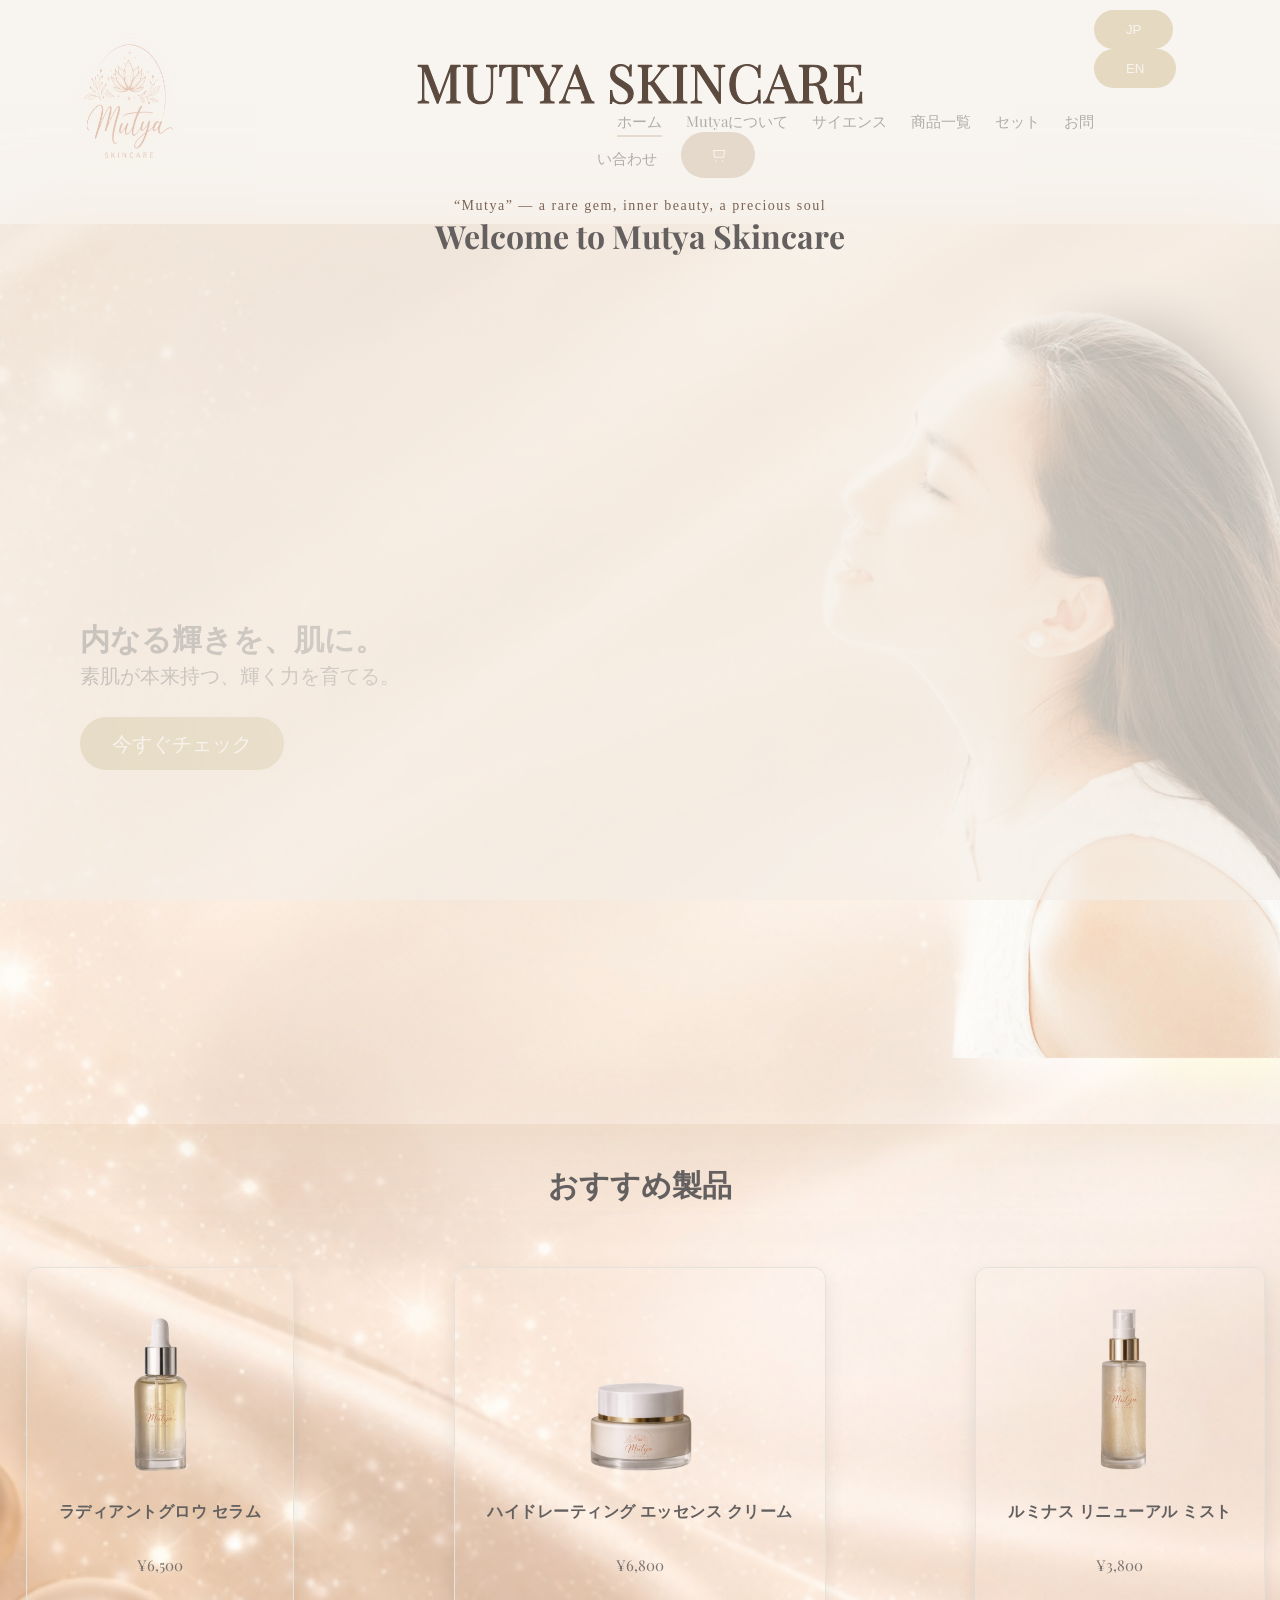
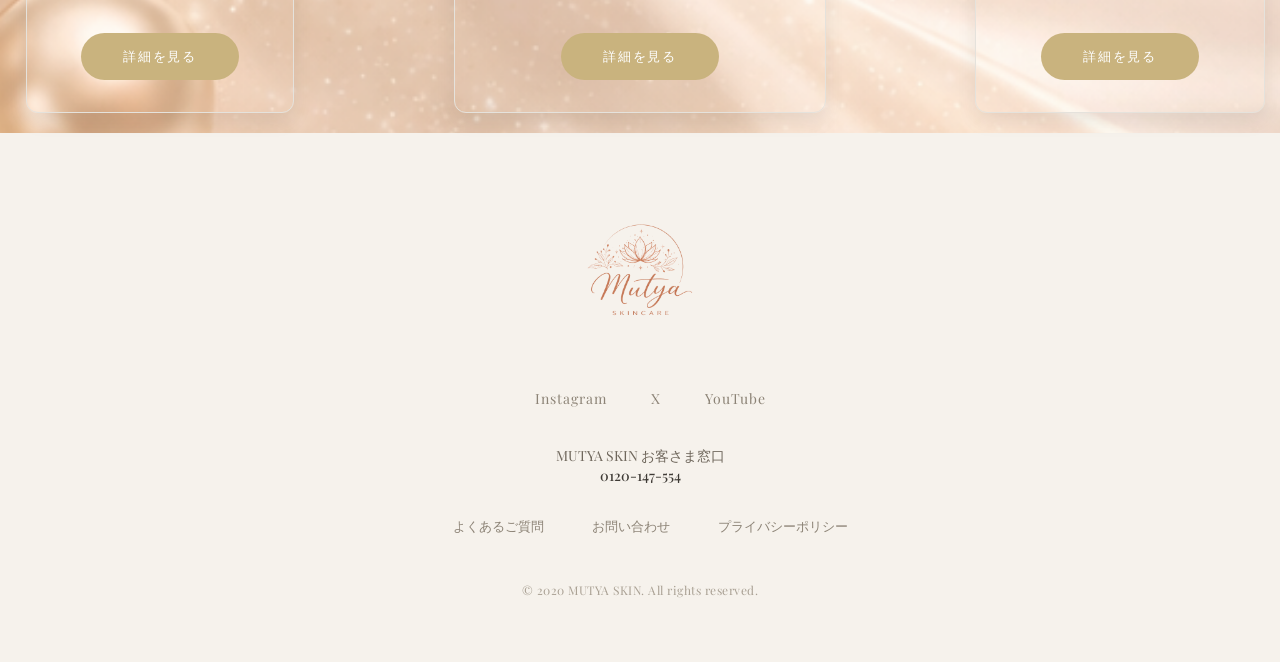
<file: index.html>
<!DOCTYPE html>
<html lang="ja">
  <head>
    <meta charset="UTF-8">
    <title>Glow, from within | MUTYA SKIN</title>
    <meta name="viewport" content="width=device-width, initial-scale=1.0">
    <!-- Google Fonts -->
    <link rel="preconnect" href="https://fonts.googleapis.com">
    <link rel="preconnect" href="https://fonts.gstatic.com" crossorigin>
    <link href="https://fonts.googleapis.com/css2?family=Noto+Serif+JP:wght@400;600&family=Playfair+Display:wght@400;600;700&display=swap" rel="stylesheet">
    <!-- CSS -->
    <link rel="stylesheet" href="css/mutya-base.css">
    <link rel="stylesheet" href="css/mutya-layout.css">
    <link rel="stylesheet" href="css/mutya-hero.css">
    <link rel="stylesheet" href="css/mutya-components.css">
    <link rel="stylesheet" href="css/mutya-pages.css">
    <link rel="stylesheet" href="css/mutya-loader.css">
    <link rel="stylesheet" href="css/mutya-responsive.css">
    <link rel="stylesheet" href="css/experience.css">
  </head>
  <body>

    <!-- Opener Start-->
    <div id="loader">
      <!-- VIDEO BACKGROUND -->
      <video class="pearl-video" autoplay muted loop playsinline>
        <source src="video/pearl-shimmer.mp4" type="video/mp4">
      </video>
      <!-- OVERLAY -->
      <div class="overlay"></div>
      <!-- LOGO + TEXT -->
      <div class="center">
        <!-- SVG LOGO -->
        <svg class="logo-svg" viewBox="0 0 900 320">
          <text x="50%" y="50%" text-anchor="middle"
            dominant-baseline="middle"
            class="svg-text">MUTYA SKINCARE</text>
        </svg>
      <!-- MEANING -->
        <p class="meaning">
          “Mutya” — a rare gem, inner beauty, a precious soul
        </p>
        <div id="content">
          <h1>Welcome to Mutya Skincare</h1>
        </div>  
      </div> 
    </div>
    <!-- opener end-->   
    <!-- header start -->
    <header class="header site-header">
      <div class="logo">
        <a href="index.html" aria-label="Back to Home">
          <img src="images/logo/clearmutyalogo.png" alt="Mutya Skin">
        </a>
</div>
            <button class="nav-toggle" type="button" aria-label="Open menu" aria-expanded="false">
        <span class="nav-toggle__bar"></span>
      </button>
<!-- Nav Main -->
      <nav aria-label="Main Navigation">
        <a href="index.html" class="nav-link active" data-ja="ホーム" data-en="Home">ホーム</a>
        <a href="about.html" class="nav-link" data-ja="Mutyaについて" data-en="About Us">Mutyaについて</a>
        <a href="science.html" class="nav-link" data-ja="サイエンス" data-en="Science">サイエンス</a>
        <a href="products.html" class="nav-link" data-ja="商品一覧" data-en="Products">商品一覧</a>
        <a href="sets.html" class="nav-link" data-ja="セット" data-en="Sets">セット</a>
        <a href="contact.html" class="nav-link" data-ja="お問い合わせ" data-en="Contact">お問い合わせ</a>
              <a href="checkout.html" class="btn btn-lux">
          <svg class="cart-svg" viewBox="0 0 24 24" fill="none">
            <path d="M6 6h15l-1.5 9h-12z" stroke="currentColor" stroke-width="1.4"/>
            <circle cx="9" cy="20" r="1" fill="currentColor"/>
            <circle cx="18" cy="20" r="1" fill="currentColor"/>
          </svg>
        </a>
      </nav>
      <!-- Languange Switch -->
        <div class="lang-switch">
          <button class="lang-btn" onclick="setLang('ja')">JP</button>
          <button class="lang-btn" onclick="setLang('en')">EN</button>
        </div>
    </header>
    
    <!-- display bg-image start -->
    <section class="hero01" style="background-image:url('images/pictures/clearlookingup.png')">
      <div class="hero-text hero-text--left">
        <h2 class="fade-up shimmer" data-ja="内なる輝きを、肌に。" data-en="GLOW, FROM WITHIN.">GLOW, FROM WITHIN.</h2>
        <p data-ja="素肌が本来持つ、輝く力を育てる。" data-en="Timeless skincare/ inspired by inner beauty, refined by science..">素肌が本来持つ、輝く力を育てる。</p><br>
        <a class="btn" href="products.html" data-ja="今すぐチェック" data-en="Shop Now">Shop Now</a>
      </div>
    </section>
    <!-- display bg-image end -->
    <!-- product display start -->
    <section class="section">
      <h2 class="fade-up shimmer" data-ja="おすすめ製品" data-en="FEATURED PRODUCTS"> おすすめ製品</h2>
      <div class="grid01">
        <div class="card">
          <img src="images/products/clearRadiant-Glow-Serum.png" alt="Radiant Glow Serum">
          <h3 class="fade-up shimmer" data-ja="ラディアントグロウ セラム" data-en="Radiant Glow Serum">Radiant Glow Serum<br>ラディアントグロウ セラム</h3>
          <p>¥6,500</p><br>
          <a class="btn" href="products.html" data-ja="詳細を見る" data-en="View Details">詳細を見る</a>
        </div>
        <div class="card">
          <img src="images/products/clearHydrating-Essence-Cream.png" alt="Hydrating Essence Cream">
          <h3 class="fade-up shimmer" data-ja="ハイドレーティング エッセンス クリーム" data-en="Hydrating Essence Cream">Hydrating Essence Cream<br>ハイドレーティング エッセンス クリーム</h3>
          <p>¥6,800</p><br>
          <a class="btn" href="products.html" data-ja="詳細を見る" data-en="View Details">詳細を見る</a>
        </div>
        <div class="card">
          <img src="images/products/clearLuminous-Renewal-Mist.png" alt="Luminous Renewal Mist">
          <h3 class="fade-up shimmer" data-ja="ルミナス リニューアル ミスト" data-en="Luminous Renewal Mist">Luminous Renewal Mist<br>ルミナス リニューアル ミスト</h3>
          <p>¥3,800</p><br>
          <a class="btn" href="products.html" data-ja="詳細を見る" data-en="View Details">詳細を見る</a>
        </div>
      </div>
    </section>
    <!-- product display start -->
    <!-- footer start -->
    <footer class="index-footer">
      <div class="mutya-footer__inner">
          <!-- logo -->
          <a class="mutya-footer__logo" href="index.html">
          <img src="images/logo/clearmutyalogo.png" alt="MUTYA SKIN">
        </a>
        <!-- Social media -->
        <nav class="mutya-footer__sns" aria-label="Social media">
          <a class="mutya-footer__sns-link" href="https://www.instagram.com/mutyaskincare/" target="_blank" rel="noopener noreferrer">Instagram</a>
          <a class="mutya-footer__sns-link" href="https://x.com/home" target="_blank" rel="noopener noreferrer">X</a>
          <a class="mutya-footer__sns-link" href="https://www.youtube.com/channel/UC4Fh0YcW9X0qU20ruh9Om5w" target="_blank" rel="noopener noreferrer">YouTube</a>
        </nav>
        <!-- TEL Number・電話番号 -->
        <p class="mutya-footer__tel">
          <span data-ja="MUTYA SKIN お客さま窓口" data-en="MUTYA SKIN Inquiries">MUTYA SKIN Inquiries</span><br>
          <a href="tel:0120147554">0120-147-554</a>
        </p>
        <!-- faq,contact,privacy -->
        <nav class="mutya-footer__navi" aria-label="Footer navigation">
          <a href="faq.html" data-ja="よくあるご質問" data-en="FAQ">FAQ</a>
          <a href="contact.html" data-ja="お問い合わせ" data-en="Contact">Contact</a>
          <a href="privacy.html" data-ja="プライバシーポリシー" data-en="Privacy">Privacy</a>
        </nav>
        <!-- copyright -->
        <p class="mutya-footer__copyright">
          © 2020 MUTYA SKIN. All rights reserved.
        </p>  
      </div>
    </footer>
    <!-- footer end-->
      
      <script>
        window.addEventListener("load", () => {
          setTimeout(() => {
            document.getElementById("loader").classList.add("fade-out");
            document.getElementById("content").classList.add("show");
          }, 4200);
        });
      </script>
        <!-- js for cart -->
      <script src="js/cart.js"></script>
      <!-- // Language -->
      <script src="js/lang.js"></script>
    <script src="js/responsive-nav.js"></script>
      <!-- modal pop up -->    
      <script src="js/modal.js"></script>
  </body>
</html>
</file>
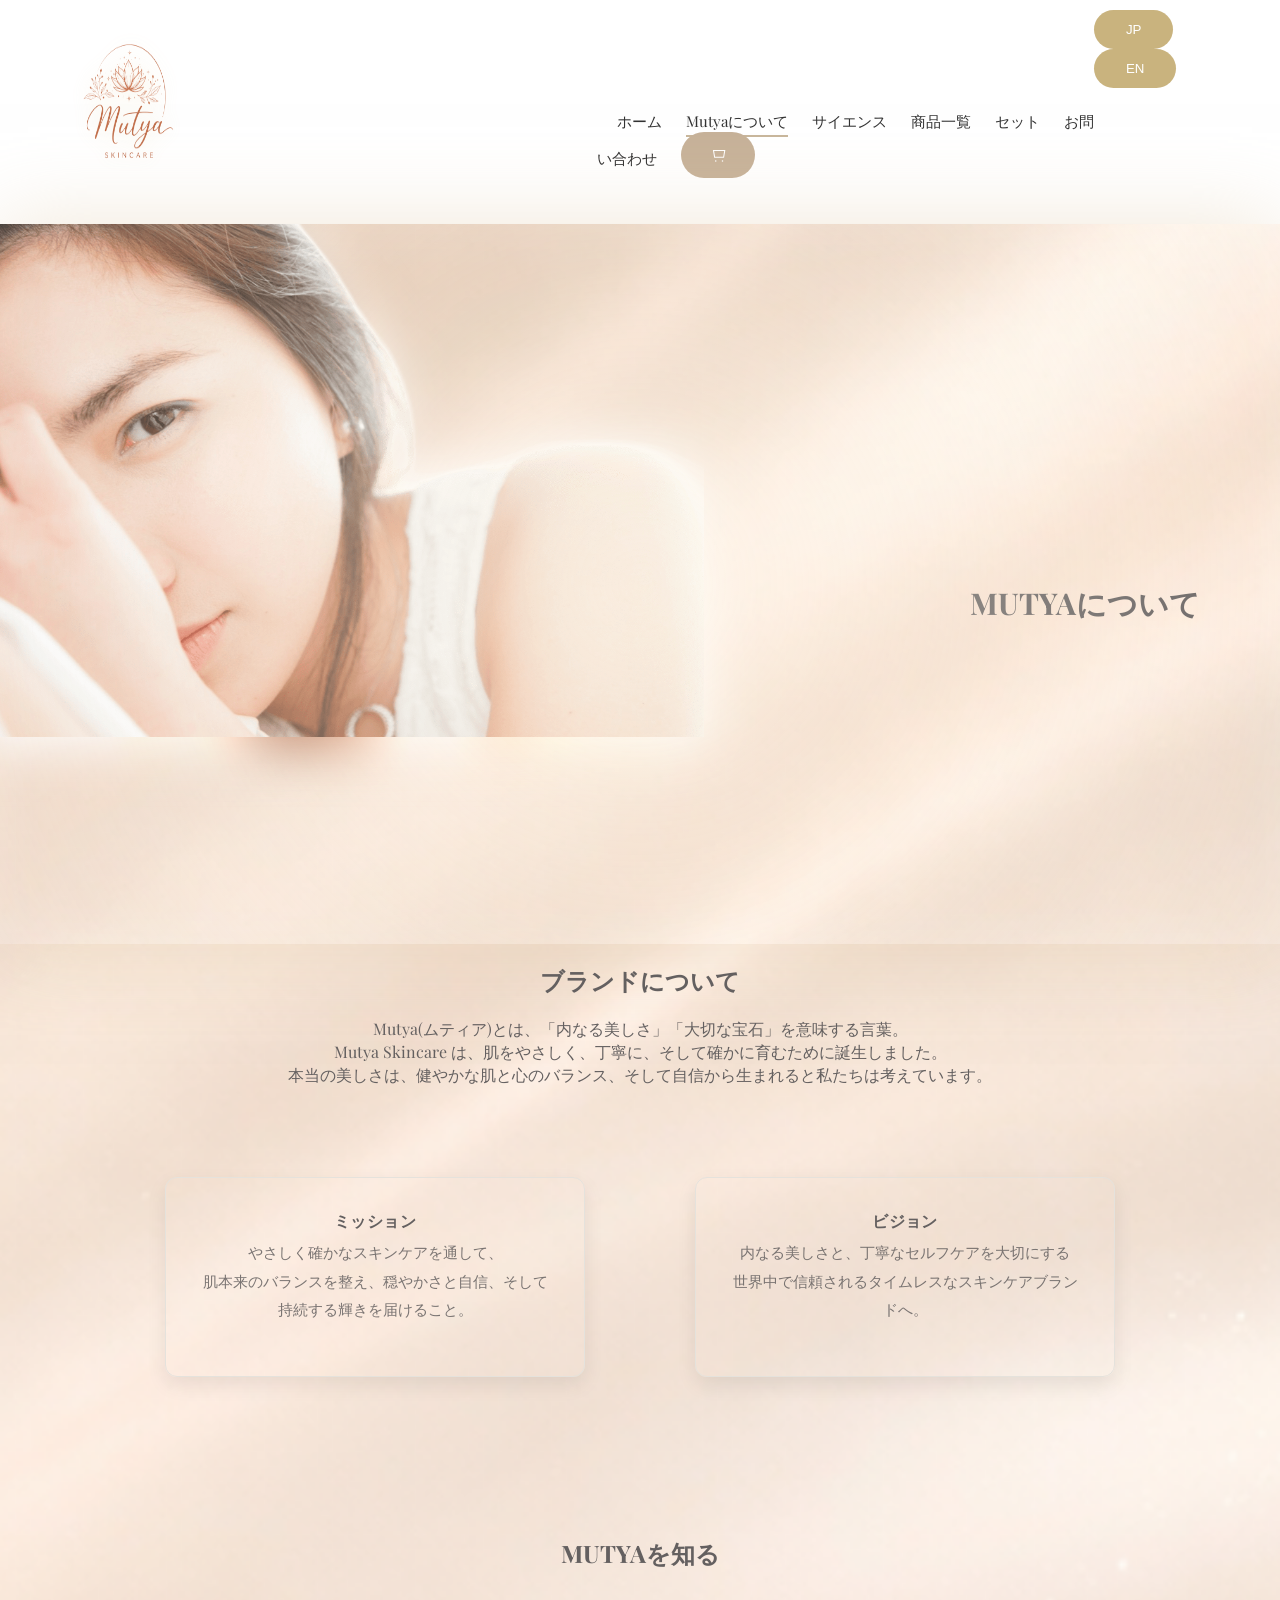
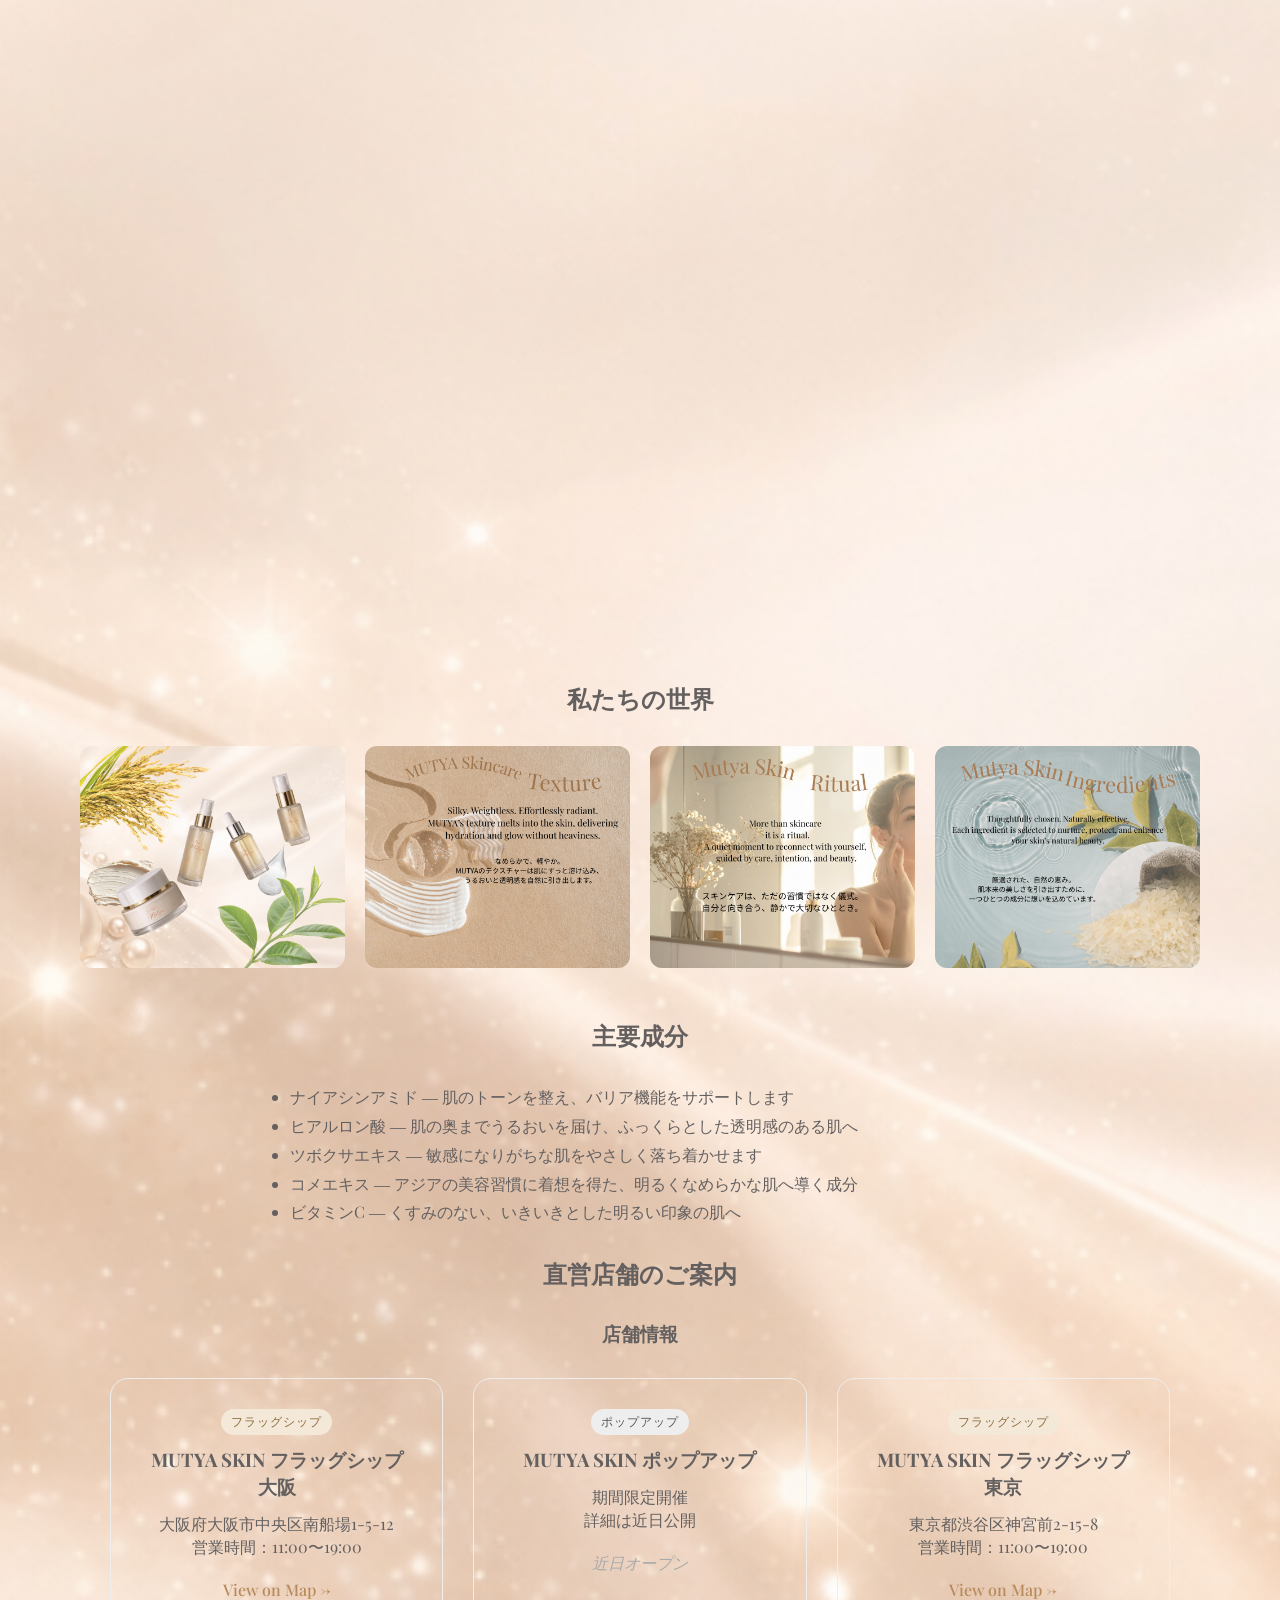
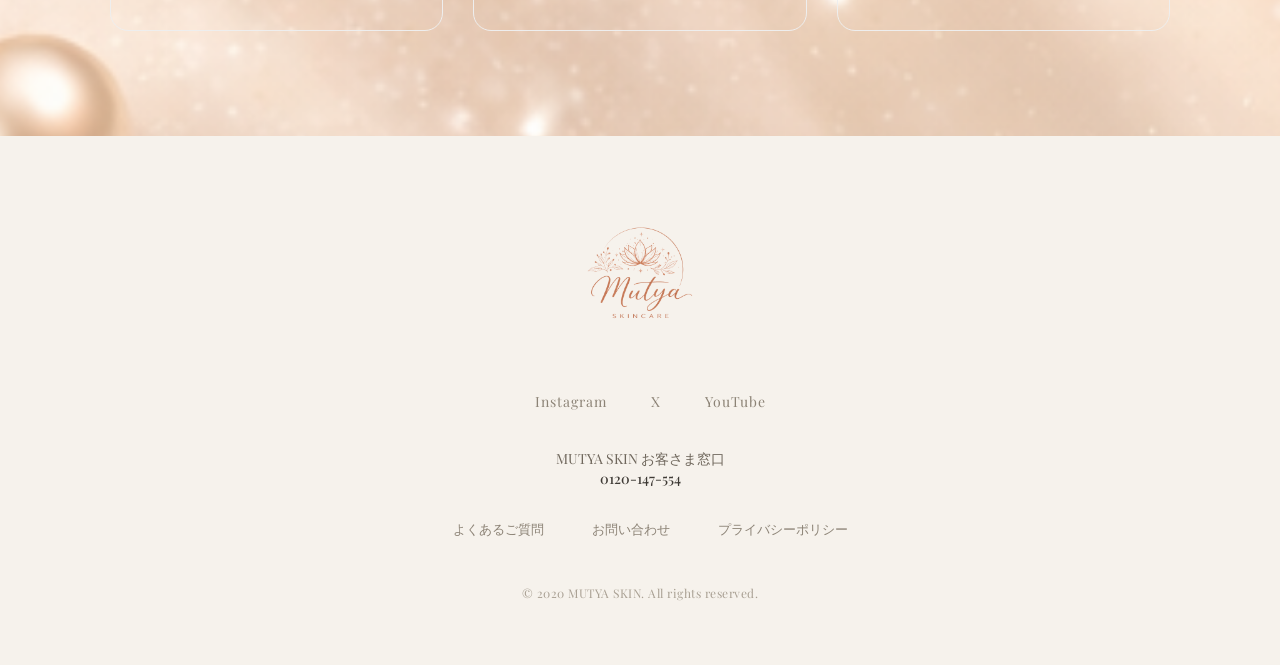
<file: about.html>
<!DOCTYPE html>
<html lang="ja">
  <head>
    <meta charset="UTF-8">
    <title>About | MUTYA SKIN</title>
    <meta name="viewport" content="width=device-width, initial-scale=1.0">
    <!-- Google Fonts -->
    <link rel="preconnect" href="https://fonts.googleapis.com">
    <link rel="preconnect" href="https://fonts.gstatic.com" crossorigin>
    <link href="https://fonts.googleapis.com/css2?family=Noto+Serif+JP:wght@400;600&family=Playfair+Display:wght@400;600;700&display=swap" rel="stylesheet">
    <!-- CSS -->
    <link rel="stylesheet" href="css/mutya-base.css">
    <link rel="stylesheet" href="css/mutya-layout.css">
    <link rel="stylesheet" href="css/mutya-hero.css">
    <link rel="stylesheet" href="css/mutya-components.css">
    <link rel="stylesheet" href="css/mutya-pages.css">
    <link rel="stylesheet" href="css/mutya-loader.css">
    <link rel="stylesheet" href="css/mutya-responsive.css">
    <link rel="stylesheet" href="css/experience.css">
  </head>
  <!-- body start -->   
  <body>   
    <!-- header start -->
    <header class="header site-header">
      <div class="logo">
        <a href="index.html" aria-label="Back to Home">
          <img src="images/logo/clearmutyalogo.png" alt="Mutya Skin">
        </a>
</div>
            <button class="nav-toggle" type="button" aria-label="Open menu" aria-expanded="false">
        <span class="nav-toggle__bar"></span>
      </button>
<!-- Nav Main -->
      <nav aria-label="Main Navigation">
        <a href="index.html" class="nav-link" data-ja="ホーム" data-en="Home">ホーム</a>
        <a href="about.html" class="nav-link active" data-ja="Mutyaについて" data-en="About Us">Mutyaについて</a>
        <a href="science.html" class="nav-link" data-ja="サイエンス" data-en="Science">サイエンス</a>
        <a href="products.html" class="nav-link" data-ja="商品一覧" data-en="Products">商品一覧</a>
        <a href="sets.html" class="nav-link" data-ja="セット" data-en="Sets">セット</a>
        <a href="contact.html" class="nav-link" data-ja="お問い合わせ" data-en="Contact">お問い合わせ</a>
              <a href="checkout.html" class="btn btn-lux">
          <svg class="cart-svg" viewBox="0 0 24 24" fill="none">
            <path d="M6 6h15l-1.5 9h-12z" stroke="currentColor" stroke-width="1.4"/>
            <circle cx="9" cy="20" r="1" fill="currentColor"/>
            <circle cx="18" cy="20" r="1" fill="currentColor"/>
          </svg>
        </a>
      </nav>
      <!-- Languange Switch -->
        <div class="lang-switch">
          <button class="lang-btn" onclick="setLang('ja')">JP</button>
          <button class="lang-btn" onclick="setLang('en')">EN</button>
        </div>
    </header>
    <!-- header end -->
    <!-- hero02 start -->
    <section class="hero02" style="background-image:url('images/pictures/clearlooking front.png')">
      <div class="hero-text hero-text--right">
        <h1 class="fade-up shimmer" data-ja="MUTYAについて" data-en="ABOUT/ MUTYA SKIN">MUTYAについて</h1>
      </div>
    </section>
    <!-- hero02 end -->
    <!-- About start-->
    <!-- <section class="section narrow"> -->
    <section class="about-text">
      <h2 class="fade-up shimmer" data-ja="ブランドについて" data-en="ABOUT MUTYA SKIN">ブランドについて</h2>
      <p class="paragraph"
      data-ja="Mutya(ムティア)とは、「内なる美しさ」「大切な宝石」を意味する言葉。/
      Mutya Skincare は、肌をやさしく、丁寧に、そして確かに育むために誕生しました。/
      本当の美しさは、健やかな肌と心のバランス、そして自信から生まれると私たちは考えています。" 
      data-en="Mutya means “inner beauty” and “precious jewel.”/
      Mutya Skincare was created to nurture skin gently, thoughtfully, and effectively./
      We believe true beauty begins beneath the surface  with healthy skin, balance, and confidence.">
      「Mutya(ムティア)とは、「内なる美しさ」「大切な宝石」を意味する言葉。<br>
      Mutya Skincare は、肌をやさしく、丁寧に、そして確かに育むために誕生しました。<br>
      本当の美しさは、健やかな肌と心のバランス、そして自信から生まれると私たちは考えています。
      </p>
    </section>
    <!-- ===== Mission & Vision Start ===== -->
    <section class="section">
        <div class="grid02">
          <div class="card">
            <h3 class="fade-up shimmer" data-ja="ミッション" data-en="Mission">ミッション</h3>
            <p data-ja="やさしく確かなスキンケアを通して、/
              肌本来のバランスを整え、穏やかさと自信、そして持続する輝きを届けること。" 
              data-en="To support skin's natural balance through gentle, /effective skincare that brings calm, /confidence, and lasting radiance.">
              やさしく確かなスキンケアを通して、<br>
              肌本来のバランスを整え、穏やかさと自信、そして持続する輝きを届けること。
            </p>
          </div>

          <div class="card">
            <h3 class="fade-up shimmer" data-ja="ビジョン" data-en="Vision">ビジョン</h3>
            <p data-ja="内なる美しさと、丁寧なセルフケアを大切にする/
              世界中で信頼されるタイムレスなスキンケアブランドへ。" 
              data-en="To become a globally trusted skincare brand/ that celebrates inner beauty, /mindful self-care, and timeless elegance.">
              内なる美しさと、丁寧なセルフケアを大切にする<br>
              世界中で信頼されるタイムレスなスキンケアブランドへ。
            </p>
          </div>
        </div>
      </section>
    <!-- video gallery store map ing -->
    <section class="mutya-experience">
      <!-- 🎥 YouTube Video -->
      <div class="mutya-video">
        <h2 class="fade-up shimmer" data-ja="MUTYAを知る" data-en="Discover MUTYA">MUTYAを知る</h2>
        <div class="video-wrapper">
          <iframe
            src="https://www.youtube.com/embed/I51HcItemJA?si=CV4cUD0gH42wPZpd" 
            title="YouTube video player" 
            allow="accelerometer; autoplay; clipboard-write; encrypted-media; gyroscope; picture-in-picture; web-share" 
            referrerpolicy="strict-origin-when-cross-origin" 
            allowfullscreen>
          </iframe>
        </div>
      </div>
      <br>
      <!-- 🖼 Gallery -->
      <div class="mutya-gallery">
        <h2 class="fade-up shimmer" data-ja="私たちの世界" data-en="Our World">私たちのの世界</h2>
        <div class="gallery-grid">
          <img src="images/gallery/flatlay.png" alt="MUTYA product flatlay">
          <img src="images/gallery/texture.png" alt="MUTYA texture">
          <img src="images/gallery/ritual.png" alt="MUTYA ritual">
          <img src="images/gallery/ingredients.png" alt="MUTYA ingredients">
        </div>
      </div>
     <br>
      <!-- 🌸 Ingredients -->
      <div class="mutya-ingredients">
        <h2 class="fade-up shimmer" data-en="Key Ingredients" data-ja="主要成分">Key Ingredients</h2>
        <ul>
          <li
            data-en="Niacinamide – Enhances skin tone and strengthens the skin barrier"
            data-ja="ナイアシンアミド ― 肌のトーンを整え、バリア機能をサポートします">
            <strong>Niacinamide</strong> – Enhances skin tone and strengthens the skin barrier
          </li>

          <li
            data-en="Hyaluronic Acid – Deep hydration for plump, radiant skin"
            data-ja="ヒアルロン酸 ― 肌の奥までうるおいを届け、ふっくらとした透明感のある肌へ">
            <strong>Hyaluronic Acid</strong> – Deep hydration for plump, radiant skin
          </li>

          <li
            data-en="Centella Asiatica – Calms and soothes sensitive skin"
            data-ja="ツボクサエキス ― 敏感になりがちな肌をやさしく落ち着かせます">
            <strong>Centella Asiatica</strong> – Calms and soothes sensitive skin
          </li>

          <li
            data-en="Rice Extract – Inspired by Asian beauty rituals for luminosity"
            data-ja="コメエキス ― アジアの美容習慣に着想を得た、明るくなめらかな肌へ導く成分">
            <strong>Rice Extract</strong> – Inspired by Asian beauty rituals for luminosity
          </li>

          <li
            data-en="Vitamin C – Brightens and revitalizes dull skin"
            data-ja="ビタミンC ― くすみのない、いきいきとした明るい印象の肌へ">
            <strong>Vitamin C</strong> – Brightens and revitalizes dull skin
          </li>
        </ul>
      </div>

      <!-- 🏬 Store Location -->
      <div class="mutya-store">
        <h2 class="fade-up shimmer" data-ja="直営店舗のご案内" data-en="Visit Our Store">直営店舗のご案内</h2>
    
        <!-- 🗺 Google Map -->
        <section class="mutya-stores">

          <h3 class="fade-up shimmer" data-ja="店舗情報" data-en="Store Locator">店舗情報</h3>
        
          <div class="store-grid">
        
        
            <!-- OSAKA FLAGSHIP -->
            <div class="store-card">
              <span class="store-tag flagship" data-ja="フラッグシップ" data-en="Flagship">Flagship</span>
        
              <h3 data-ja="MUTYA SKIN フラッグシップ 大阪"
                  data-en="MUTYA SKIN Flagship Osaka">
                MUTYA SKIN Flagship Osaka
              </h3>
        
              <p data-ja="大阪府大阪市中央区南船場1-5-12"
                 data-en="1-5-12 Minamisemba, Chuo-ku">
                1-5-12 Minamisemba, Chuo-ku
              </p>
        
              <p data-ja="営業時間：11:00〜19:00"
                 data-en="Open: 11:00 – 19:00">
                Open: 11:00 – 19:00
              </p>
        
              <a href="https://www.google.com/maps?q=Minamisemba+Chuo-ku+Osaka"
                 target="_blank"
                 class="store-btn">
                View on Map →
              </a>
            </div>
        
            <!-- POP-UP STORE -->
            <div class="store-card pop-up">
              <span class="store-tag popup" data-ja="ポップアップ" data-en="Pop-up">Pop-up</span>
        
              <h3 data-ja="MUTYA SKIN ポップアップ"
                  data-en="MUTYA SKIN Pop-up Store">
                MUTYA SKIN Pop-up Store
              </h3>
        
              <p data-ja="期間限定開催"
                 data-en="Limited time only">
                Limited time only
              </p>
        
              <p data-ja="詳細は近日公開"
                 data-en="Location details coming soon">
                Location details coming soon
              </p>
        
              <span class="store-coming"
                    data-ja="近日オープン"
                    data-en="Coming Soon">
                Coming Soon
              </span>
            </div>
            <!-- TOKYO FLAGSHIP -->
            <div class="store-card">
              <span class="store-tag flagship" data-ja="フラッグシップ" data-en="Flagship">フラッグシップ</span>
        
              <h3 data-ja="MUTYA SKIN フラッグシップ 東京"
                  data-en="MUTYA SKIN Flagship Tokyo">
                MUTYA SKIN Flagship Tokyo
              </h3>
        
              <p data-ja="東京都渋谷区神宮前2-15-8"
                 data-en="2-15-8 Jingumae, Shibuya-ku">
                2-15-8 Jingumae, Shibuya-ku
              </p>
        
              <p data-ja="営業時間：11:00〜19:00"
                 data-en="Open: 11:00 – 19:00">
                Open: 11:00 – 19:00
              </p>
        
              <a href="https://www.google.com/maps?q=Jingumae+Shibuya+Tokyo"
                 target="_blank"
                 class="store-btn">
                View on Map →
              </a>
            </div>
        
          </div>
        </section>
        
        </div>
    
    </section>
    <!-- footer start -->
    <footer class="index-footer">
      <div class="mutya-footer__inner">
          <!-- logo -->
          <a class="mutya-footer__logo" href="index.html">
          <img src="images/logo/clearmutyalogo.png" alt="MUTYA SKIN">
        </a>
        <!-- Social media -->
        <nav class="mutya-footer__sns" aria-label="Social media">
          <a class="mutya-footer__sns-link" href="https://www.instagram.com/mutyaskincare/" target="_blank" rel="noopener noreferrer">Instagram</a>
          <a class="mutya-footer__sns-link" href="https://x.com/home" target="_blank" rel="noopener noreferrer">X</a>
          <a class="mutya-footer__sns-link" href="https://www.youtube.com/channel/UC4Fh0YcW9X0qU20ruh9Om5w" target="_blank" rel="noopener noreferrer">YouTube</a>
        </nav>
        <!-- TEL Number・電話番号 -->
        <p class="mutya-footer__tel">
          <span data-ja="MUTYA SKIN お客さま窓口" data-en="MUTYA SKIN Inquiries">MUTYA SKIN Inquiries</span><br>
          <a href="tel:0120147554">0120-147-554</a>
        </p>
        <!-- faq,contact,privacy -->
        <nav class="mutya-footer__navi" aria-label="Footer navigation">
          <a href="faq.html" data-ja="よくあるご質問" data-en="FAQ">FAQ</a>
          <a href="contact.html" data-ja="お問い合わせ" data-en="Contact">Contact</a>
          <a href="privacy.html" data-ja="プライバシーポリシー" data-en="Privacy">Privacy</a>
        </nav>
        <!-- copyright -->
        <p class="mutya-footer__copyright">
          © 2020 MUTYA SKIN. All rights reserved.
        </p>  
      </div>
    </footer>
    <!-- footer end -->
  
    <!-- js for cart start-->
    <script src="js/cart.js"></script>
    <!-- // Language for lang start -->
    <script src="js/lang.js"></script>
    <script src="js/responsive-nav.js"></script>
    <!-- modal pop up start-->    
    <script src="js/modal.js"></script>
  </body>
</html>
</file>
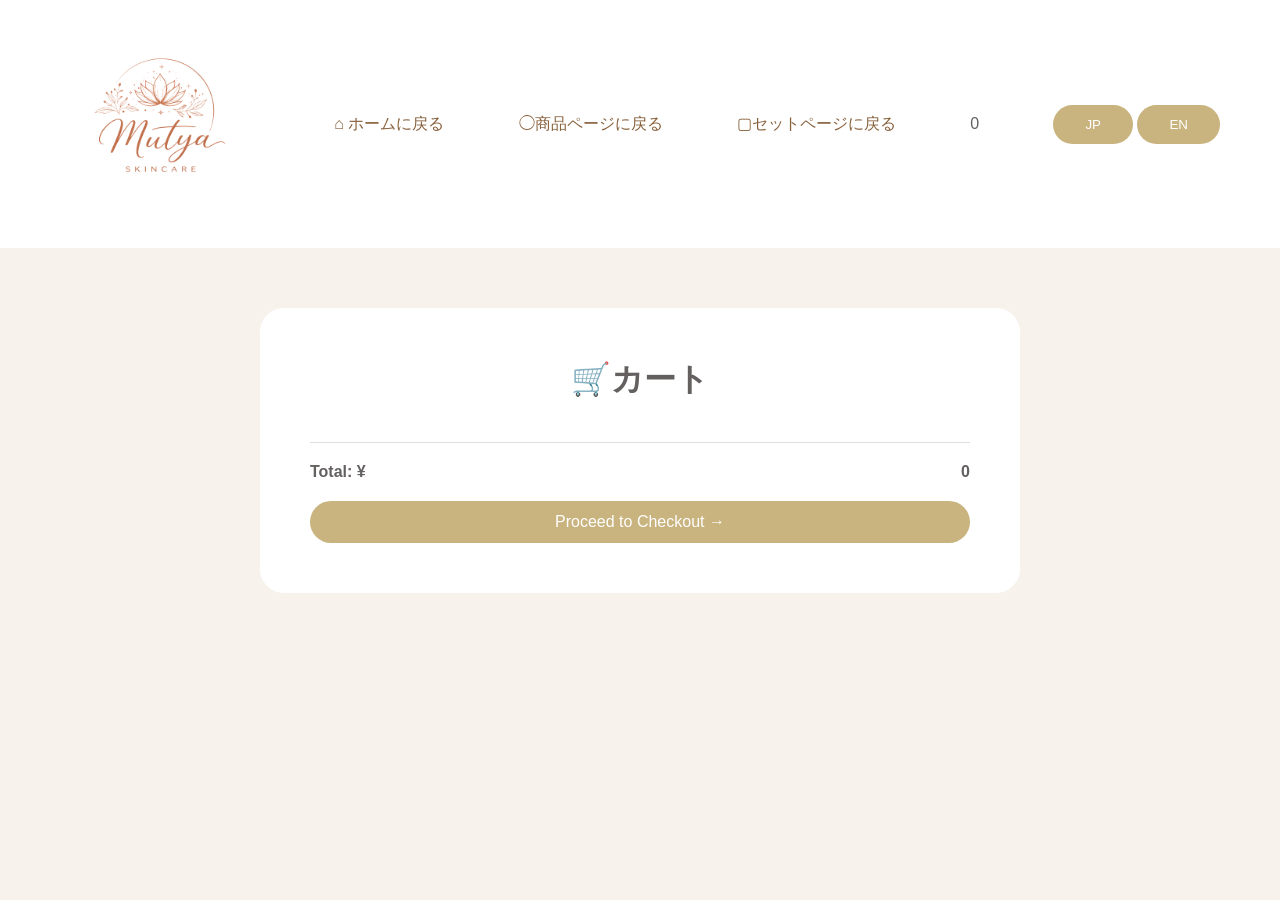
<file: cart.html>
<!DOCTYPE html>
<html lang="ja">
  <head>
      <meta charset="UTF-8">
      <title>Cart | MUTYA SKIN</title>
      <meta name="viewport" content="width=device-width, initial-scale=1.0">
      <link rel="stylesheet" href="css/base.css">
      <link rel="stylesheet" href="css/cart.css">
        <link rel="stylesheet" href="css/mutya-responsive.css">
</head>

    <body class="cart-page">

    <header class="header">
      <img src="images/logo/clearmutyalogo.png" alt="MUTYA SKIN" style="  width: 200px;">
      <a href="index.html" data-ja="⌂ ホームに戻る" data-en="⌂Back to Home">⌂ ホームに戻る</a>
      <a href="products.html" data-ja="◯商品ページに戻る" data-en="◯Back to Product Page">◯商品ページに戻る</a>
      <a href="sets.html" data-ja="▢セットページに戻る" data-en="▢Back to Set Page">▢セットページに戻る</a>
      <span id="cart-count">0</span>
      <!-- Languange Switch -->
      <div class="lang-switch">
        <button class="lang-btn" onclick="setLang('ja')">JP</button>
        <button class="lang-btn" onclick="setLang('en')">EN</button>
      </div>
    </header>

    <main class="cart-wrapper">
      <h1 data-ja="🛒カート" data-en="🛒 Your Cart">🛒 Your Cart</h1>

      <!-- PAGE CART -->
      <div id="cart-items"></div>

      <div class="cart-total">
        Total: ¥<span id="cart-total">0</span>
      </div>

      <a href="checkout.html" class="btn checkout-btn">
        Proceed to Checkout →
      </a>
    </main>
    <script src="js/cart.js"></script>
    <script src="js/lang.js"></script>
  </body>
</html>
</file>
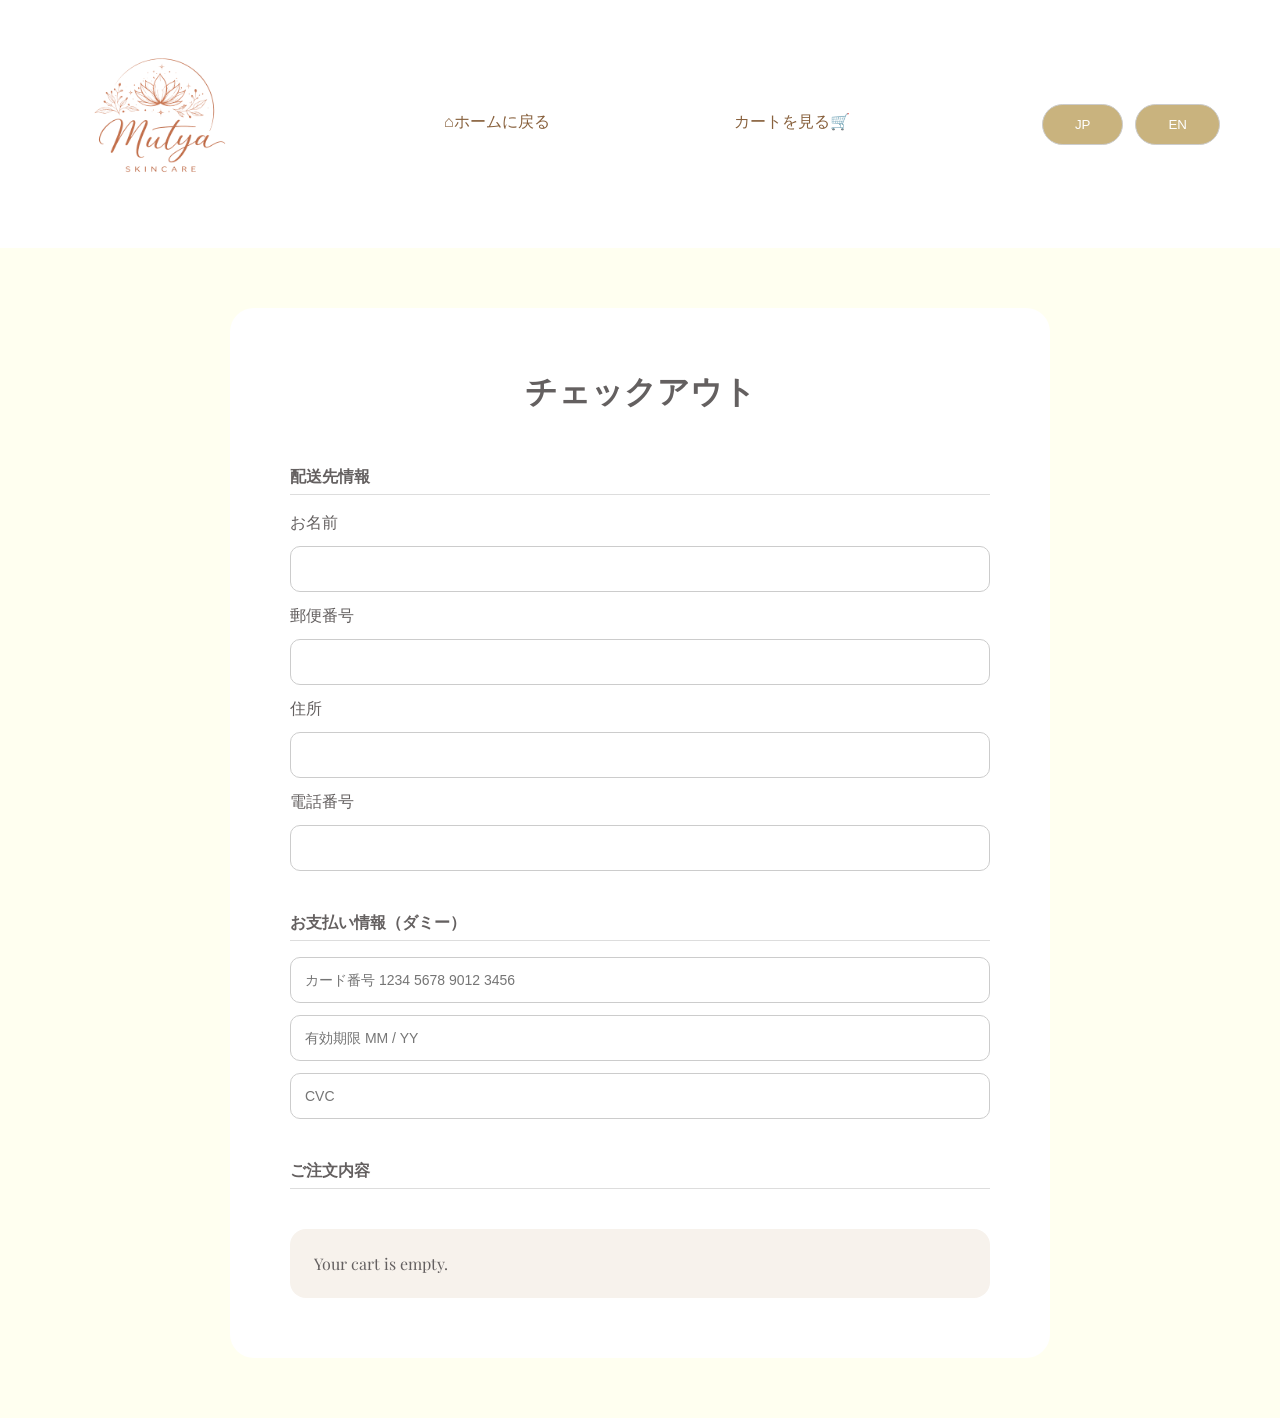
<file: checkout.html>
<!DOCTYPE html>
<html lang="ja">
  <head>
    <meta charset="UTF-8">
    <title>Checkout | MUTYA SKIN</title>
    <meta name="viewport" content="width=device-width, initial-scale=1.0">
    <!-- Google Fonts -->
    <link rel="preconnect" href="https://fonts.googleapis.com">
    <link rel="preconnect" href="https://fonts.gstatic.com" crossorigin>
    <link href="https://fonts.googleapis.com/css2?family=Noto+Serif+JP:wght@400;600&family=Playfair+Display:wght@400;600;700&display=swap" rel="stylesheet">
    <!-- CSS -->
    <link rel="stylesheet" href="css/checkout.css">
    <link rel="stylesheet" href="css/base.css">
      <link rel="stylesheet" href="css/mutya-responsive.css">
</head>

  <body>
    <!-- ===== Header ===== -->
    <header class="header">
      <img src="images/logo/clearmutyalogo.png" alt="MUTYA SKIN" style=" width:200px;">
      <a href="index.html" data-ja="⌂ホームに戻る" data-en="⌂Back to Home">⌂ホームに戻る</a>
      <a href="cart.html" class="btn-primary" data-ja="カートを見る🛒" data-en="View Cart🛒">カートを見る🛒</a>
      <div class="lang-switch">
        <button class="lang-btn" onclick="setLang('ja')">JP</button>
        <button class="lang-btn" onclick="setLang('en')">EN</button>
      </div>
    </header>
    <!-- ===== Checkout Wrapper ===== -->
    <main class="checkout-wrapper">
      <h1 class="fade-up shimmer" data-ja="チェックアウト" data-en="Check Out">チェックアウト</h1>

      <!-- 📦 Shipping -->
      <div class="section-title" data-ja="配送先情報" data-en="Shipping Information">
        配送先情報
      </div>

      <form action="#" method="post" novalidate>
        <div class="form-group">
      
          <label for="name" class="visually-hidden"
                data-ja="お名前" data-en="Name">お名前</label>
          <input type="text" id="name" name="name" autocomplete="name">
      
          <label for="postcode" class="visually-hidden"
                data-ja="郵便番号" data-en="Post Number">郵便番号</label>
          <input type="text" id="postcode" name="postcode"
                inputmode="numeric"
                autocomplete="postal-code">
      
          <label for="address" class="visually-hidden"
                data-ja="住所" data-en="Home address">住所</label>
          <input type="text" id="address" name="address"
                autocomplete="address-line1">
      
          <label for="phone" class="visually-hidden"
                data-ja="電話番号" data-en="Phone Number">電話番号</label>
          <input type="tel" id="phone" name="phone" autocomplete="tel">
      
        </div>
      </form>
      <!-- 💳 Payment -->
      <div class="section-title"
          data-ja="お支払い情報（ダミー）"
          data-en="Payment Information (Dummy)">
        お支払い情報（ダミー）
      </div>

      <div class="form-group">
        <input type="text"
              placeholder="カード番号 1234 5678 9012 3456"
              inputmode="numeric"
              data-ja="カード番号 1234 5678 9012 3456"
              data-en="Card Number 1234 5678 9012 3456">
              
        <input type="text"
              placeholder="有効期限 MM / YY"
              data-ja="有効期限 MM / YY"
              data-en="Valid Thru MM / YY">

        <input type="text"
              placeholder="CVC"
              inputmode="numeric">
      </div>

      <!-- 🛒 Order Summary -->
      <div class="section-title" data-ja="ご注文内容" data-en="Order Details">
        ご注文内容
      </div>

      <div class="order-summary" id="summary"></div>

      <button class="pay-btn"
              onclick="completeOrder()"
              data-ja="注文する"
              data-en="Place Order">
        注文する
      </button>
    </main>
  <!-- Added to Cart Toast -->
  <!-- ===== Order Script ===== -->
  <script src="js/orderscript.js"></script>
  <!-- ===== Language Switch ===== -->
  <script src="js/lang.js"></script>

  </body>
</html>
</file>
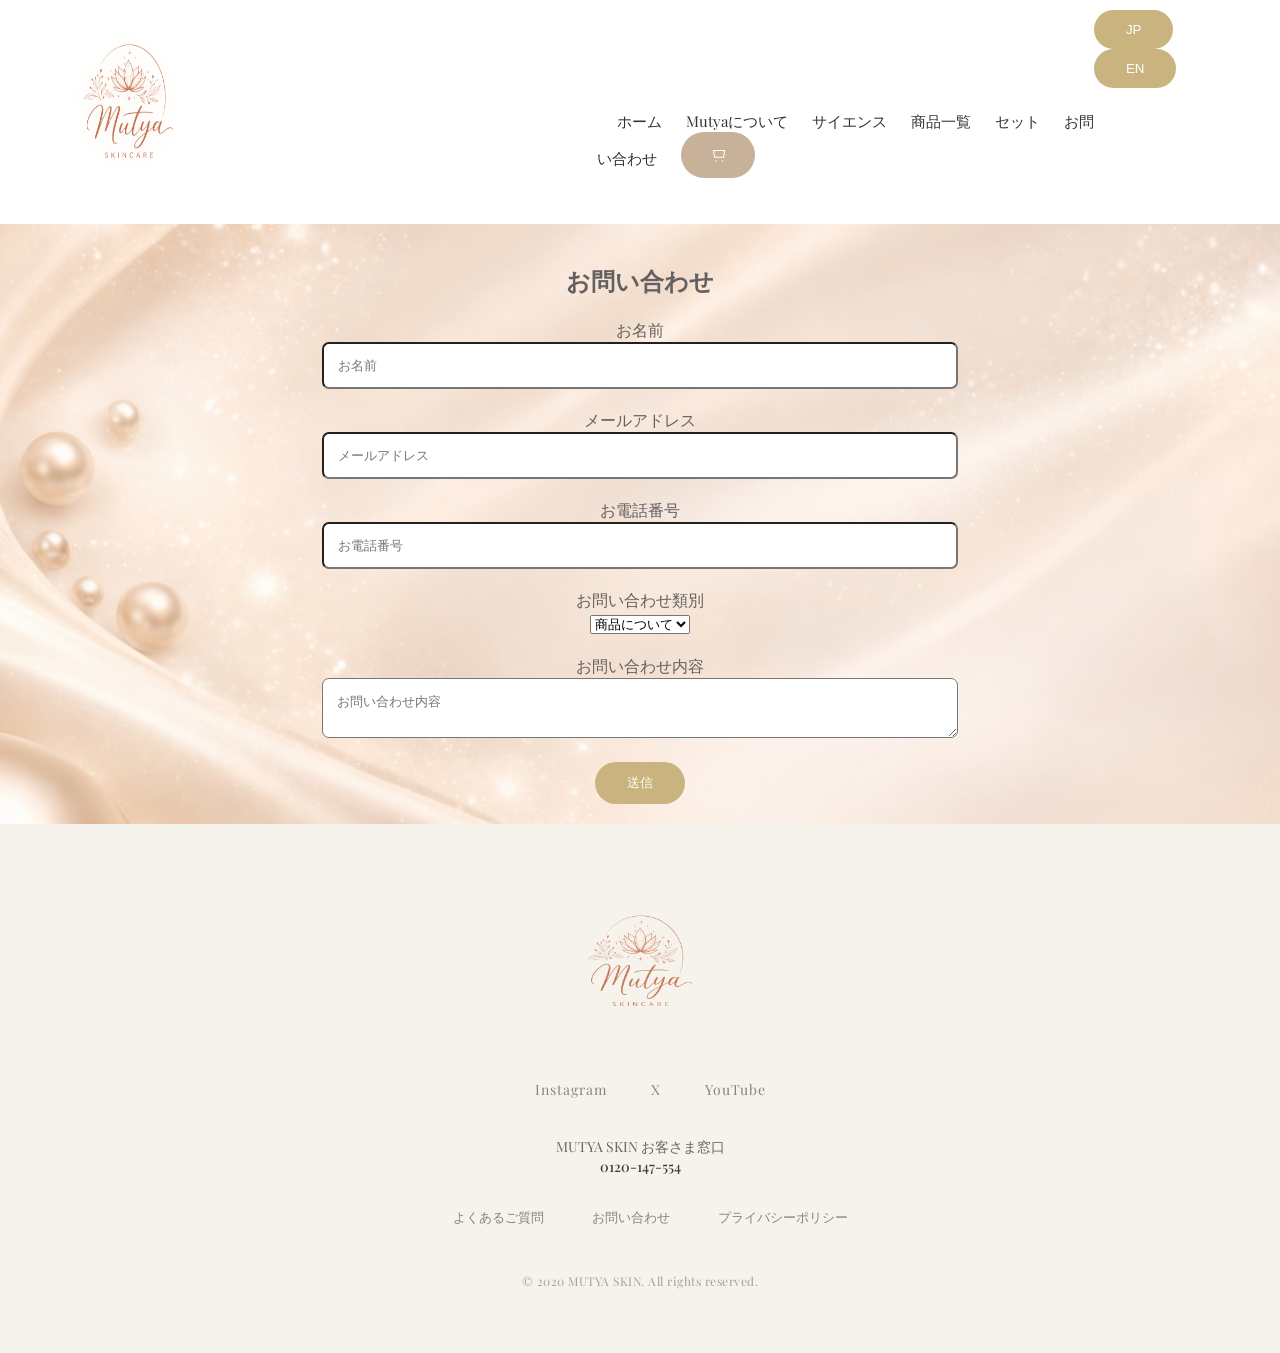
<file: contact.html>
<!DOCTYPE html>
<html lang="ja">
  <head>
    <meta charset="UTF-8">
    <title>Contact | MUTYA SKIN</title>
    <meta name="viewport" content="width=device-width, initial-scale=1.0">
    <!-- Google Fonts -->
    <link rel="preconnect" href="https://fonts.googleapis.com">
    <link rel="preconnect" href="https://fonts.gstatic.com" crossorigin>
    <link href="https://fonts.googleapis.com/css2?family=Noto+Serif+JP:wght@400;600&family=Playfair+Display:wght@400;600;700&display=swap" rel="stylesheet">
    <!-- CSS -->
    <link rel="stylesheet" href="css/mutya-base.css">
    <link rel="stylesheet" href="css/mutya-layout.css">
    <link rel="stylesheet" href="css/mutya-hero.css">
    <link rel="stylesheet" href="css/mutya-components.css">
    <link rel="stylesheet" href="css/mutya-pages.css">
    <link rel="stylesheet" href="css/mutya-loader.css">
    <link rel="stylesheet" href="css/mutya-responsive.css"> 
    <link rel="stylesheet" href="css/experience.css">
  </head>
  <body>
    <!-- header start -->
    <header class="header site-header">
      <div class="logo">
        <a href="index.html" aria-label="Back to Home">
          <img src="images/logo/clearmutyalogo.png" alt="Mutya Skin">
        </a>
</div>
            <button class="nav-toggle" type="button" aria-label="Open menu" aria-expanded="false">
        <span class="nav-toggle__bar"></span>
      </button>
<!-- Nav Main -->
      <nav aria-label="Main Navigation">
        <a href="index.html" class="nav-link" data-ja="ホーム" data-en="Home">ホーム</a>
        <a href="about.html" class="nav-link" data-ja="Mutyaについて" data-en="About Us">Mutyaについて</a>
        <a href="science.html" class="nav-link" data-ja="サイエンス" data-en="Science">サイエンス</a>
        <a href="products.html" class="nav-link" data-ja="商品一覧" data-en="Products">商品一覧</a>
        <a href="sets.html" class="nav-link" data-ja="セット" data-en="Sets">セット</a>
        <a href="contact.html" class="nav-link active" data-ja="お問い合わせ" data-en="Contact">お問い合わせ</a>
              <a href="checkout.html" class="btn btn-lux">
          <svg class="cart-svg" viewBox="0 0 24 24" fill="none">
            <path d="M6 6h15l-1.5 9h-12z" stroke="currentColor" stroke-width="1.4"/>
            <circle cx="9" cy="20" r="1" fill="currentColor"/>
            <circle cx="18" cy="20" r="1" fill="currentColor"/>
          </svg>
        </a>
      </nav>
      <!-- Languange Switch -->
        <div class="lang-switch">
          <button class="lang-btn" onclick="setLang('ja')">JP</button>
          <button class="lang-btn" onclick="setLang('en')">EN</button>
        </div>
    </header>
    <!-- Contact start -->
    <section class="section narrow">
      <h1 class="fade-up shimmer" data-ja="お問い合わせ" data-en="Contact Us">お問い合わせ</h1>
      <br>
      <form class="form"
        action="https://formspree.io/f/mwvnogno"
        method="POST">
        
        <label for="name" class="visually-hidden" data-ja="お名前" data-en="Name">お名前</label>
        <input id="name" name="name" type="text" placeholder="お名前" required>
    
        <label for="email" class="visually-hidden" data-ja="メールアドレス" data-en="Email">メールアドレス</label>
        <input id="email" name="email" type="email" placeholder="メールアドレス" required>
    
        <label for="phone" class="visually-hidden" data-ja="お電話番号" data-en="Phone Number">お電話番号</label>
        <input id="phone" name="phone" type="tel" placeholder="お電話番号">
    
        <div class="form-group">
          <label for="genre" data-ja="お問い合わせ類別" data-en="Contact Category">お問い合わせ類別</label>
            <br>
            <select id="genre" class="select-box" name="genre">
              <option value="product" data-ja="商品について" data-en="About the Product">商品について</option>
              <option value="delivery" data-ja="配送について" data-en="About delivery">配送について</option>
              <option value="other" data-ja="他" data-en="Others">他</option>
            </select>
        </div>
        <br>
        <label for="message" class="visually-hidden" data-ja="お問い合わせ内容" data-en="Message">お問い合わせ内容</label>
        <textarea id="message" name="message" placeholder="お問い合わせ内容" required></textarea>
    
        <button type="submit" class="btn" data-ja="送信" data-en="Send">送信</button>
    
      </form>
    </section>
    
    <!-- contact end -->
    <!-- footer start -->
    <footer class="index-footer">
      <div class="mutya-footer__inner">
          <!-- logo -->
          <a class="mutya-footer__logo" href="index.html">
          <img src="images/logo/clearmutyalogo.png" alt="MUTYA SKIN">
        </a>
        <!-- Social media -->
        <nav class="mutya-footer__sns" aria-label="Social media">
          <a class="mutya-footer__sns-link" href="https://www.instagram.com/mutyaskincare/" target="_blank" rel="noopener noreferrer">Instagram</a>
          <a class="mutya-footer__sns-link" href="https://x.com/home" target="_blank" rel="noopener noreferrer">X</a>
          <a class="mutya-footer__sns-link" href="https://www.youtube.com/channel/UC4Fh0YcW9X0qU20ruh9Om5w" target="_blank" rel="noopener noreferrer">YouTube</a>
        </nav>
        <!-- TEL Number・電話番号 -->
        <p class="mutya-footer__tel">
          <span data-ja="MUTYA SKIN お客さま窓口" data-en="MUTYA SKIN Inquiries">MUTYA SKIN Inquiries</span><br>
          <a href="tel:0120147554">0120-147-554</a>
        </p>
        <!-- faq,contact,privacy -->
        <nav class="mutya-footer__navi" aria-label="Footer navigation">
          <a href="faq.html" data-ja="よくあるご質問" data-en="FAQ">FAQ</a>
          <a href="contact.html" data-ja="お問い合わせ" data-en="Contact">Contact</a>
          <a href="privacy.html" data-ja="プライバシーポリシー" data-en="Privacy">Privacy</a>
        </nav>
        <!-- copyright -->
        <p class="mutya-footer__copyright">
          © 2020 MUTYA SKIN. All rights reserved.
        </p>  
      </div>
    </footer>
    <!-- footer end-->
    <!-- script cart-->
    <script src="js/cart.js"></script>
    <!-- // Language-->
    <script src="js/lang.js"></script>
    <script src="js/responsive-nav.js"></script>
    <!-- modal pop up start-->    
    <script src="js/modal.js"></script>
  </body>
</html>
</file>
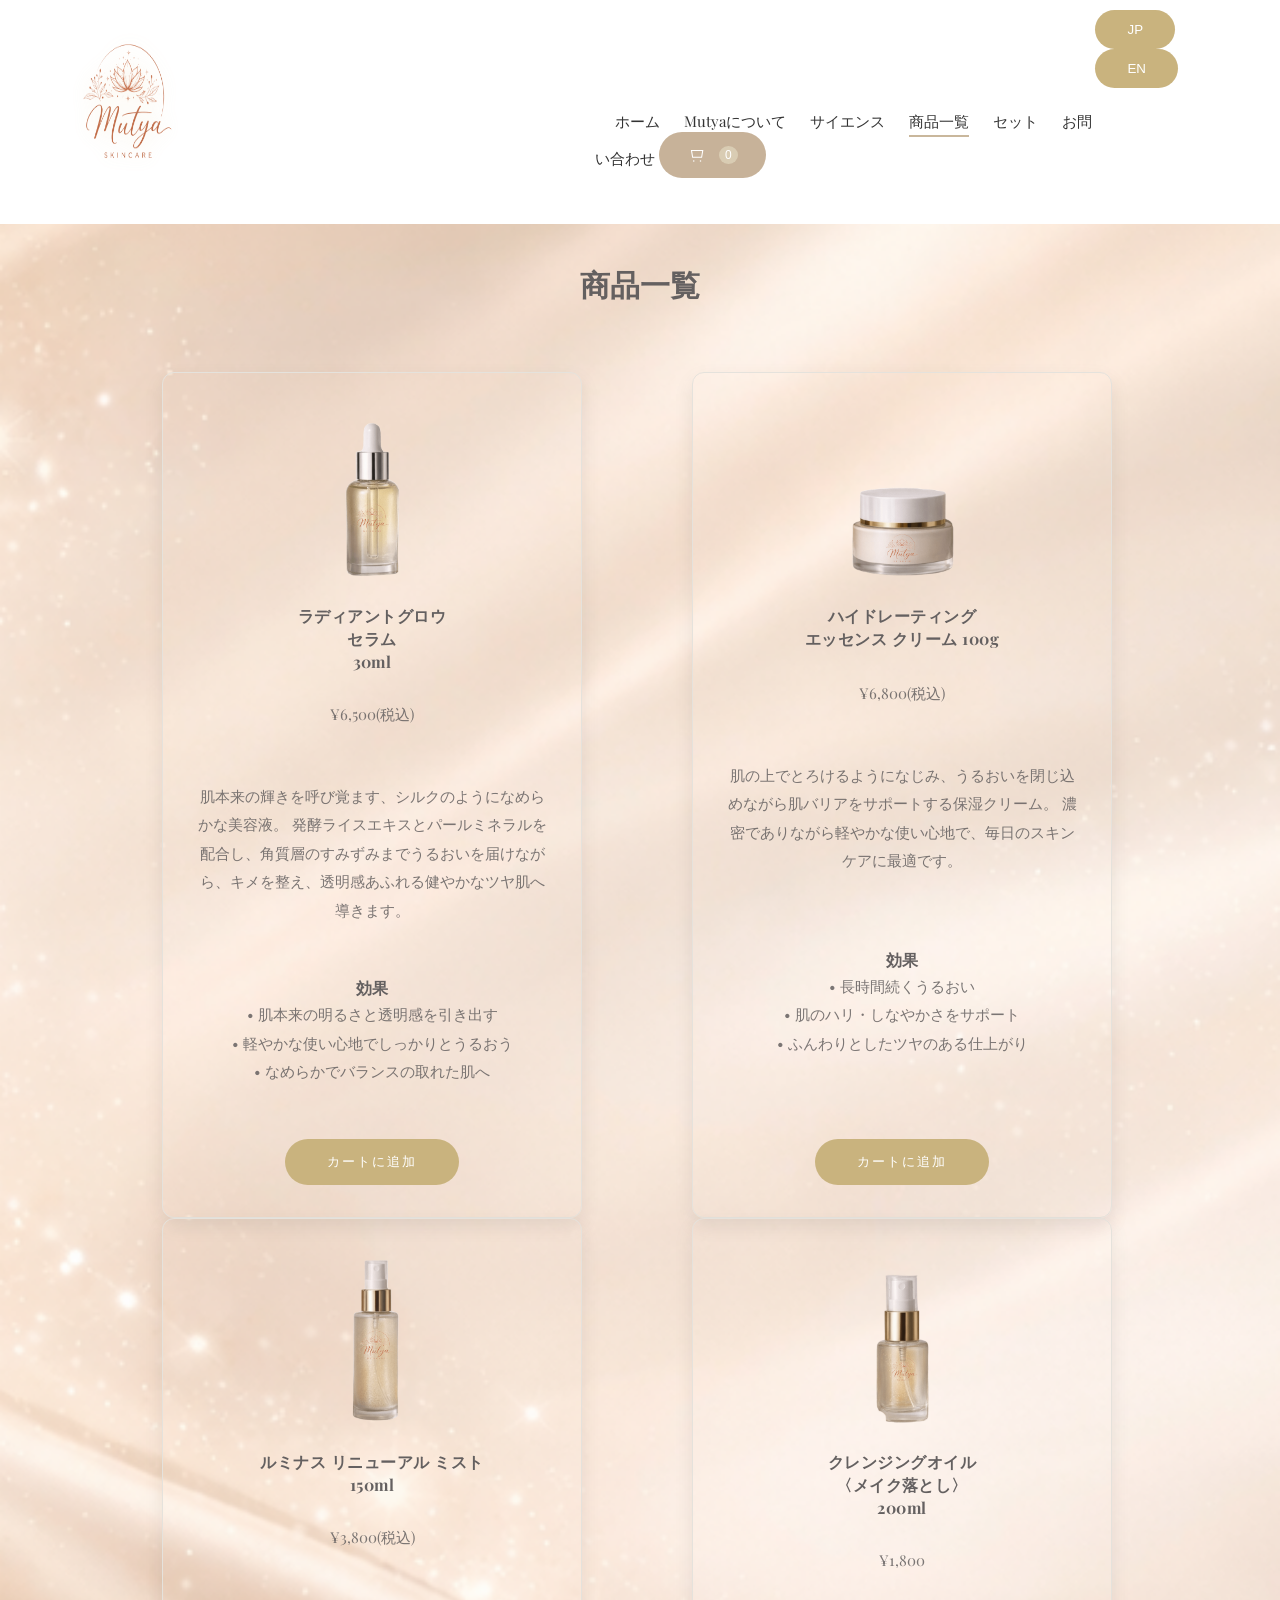
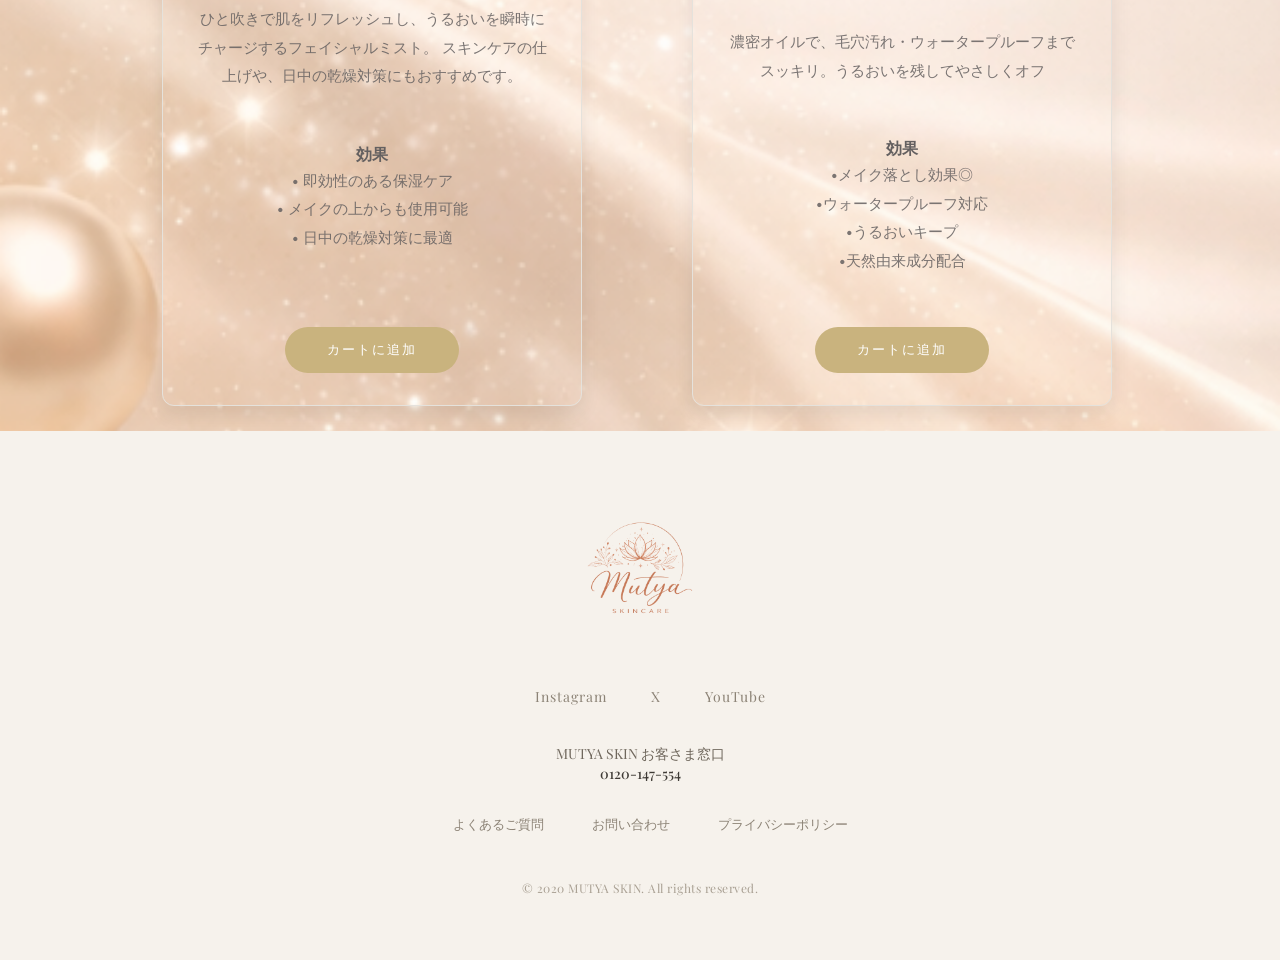
<file: products.html>
<!DOCTYPE html>
<html lang="ja">
  <head>
    <meta charset="UTF-8">
    <meta name="viewport" content="width=device-width, initial-scale=1.0">
    <title>Products | MUTYA SKIN</title>
    <!-- Google Fonts -->
    <link rel="preconnect" href="https://fonts.googleapis.com">
    <link rel="preconnect" href="https://fonts.gstatic.com" crossorigin>
    <link href="https://fonts.googleapis.com/css2?family=Noto+Serif+JP:wght@400;600&family=Playfair+Display:wght@400;600;700&display=swap" rel="stylesheet">
    <!-- CSS -->
    <link rel="stylesheet" href="css/mutya-base.css">
    <link rel="stylesheet" href="css/mutya-layout.css">
    <link rel="stylesheet" href="css/mutya-hero.css">
    <link rel="stylesheet" href="css/mutya-components.css">
    <link rel="stylesheet" href="css/mutya-pages.css">
    <link rel="stylesheet" href="css/mutya-loader.css">
    <link rel="stylesheet" href="css/mutya-responsive.css">
    <link rel="stylesheet" href="css/experience.css">
  </head>
  <body> <!-- body start --> 
    <!-- header start -->
    <header class="header site-header">
      <div class="logo">
        <a href="index.html" aria-label="Back to Home">
          <img src="images/logo/clearmutyalogo.png" alt="Mutya Skin">
        </a>
</div>
            <button class="nav-toggle" type="button" aria-label="Open menu" aria-expanded="false">
        <span class="nav-toggle__bar"></span>
      </button>
<!-- Nav Main -->
      <nav aria-label="Main Navigation">
        <a href="index.html" class="nav-link" data-ja="ホーム" data-en="Home">ホーム</a>
        <a href="about.html" class="nav-link" data-ja="Mutyaについて" data-en="About Us">Mutyaについて</a>
        <a href="science.html" class="nav-link" data-ja="サイエンス" data-en="Science">サイエンス</a>
        <a href="products.html" class="nav-link active" data-ja="商品一覧" data-en="Products">商品一覧</a>
        <a href="sets.html" class="nav-link" data-ja="セット" data-en="Sets">セット</a>
        <a href="contact.html" class="nav-link" data-ja="お問い合わせ" data-en="Contact">お問い合わせ</a>
        <button class="btn btn-lux" onclick="openCart()" aria-label="Open cart">
          <svg class="cart-svg" viewBox="0 0 24 24" fill="none">
            <path d="M6 6h15l-1.5 9h-12z" stroke="currentColor" stroke-width="1.4"/>
            <circle cx="9" cy="20" r="1" fill="currentColor"/>
            <circle cx="18" cy="20" r="1" fill="currentColor"/>
          </svg>
          <span id="cart-count">0</span>
        </button>
      </nav>
      <!-- Languange Switch -->
        <div class="lang-switch">
          <button class="lang-btn" onclick="setLang('ja')">JP</button>
          <button class="lang-btn" onclick="setLang('en')">EN</button>
        </div>
        <div id="cart-modal" class="cart-modal">
          <div class="cart-box">
            <h3 data-ja="🛒カート" 
              data-en="🛒Your Cart">
              🛒カート
            </h3>

            <div id="cart-items"></div>

            <div class="cart-total">
              Total: ¥<span id="cart-total">0</span>
            </div>

            <div class="cart-actions">
              <button onclick="closeCart()" class="btn-outline" 
                data-ja="ショッピングを続ける" 
                data-en="Continue Shopping">
                ショッピングを続ける
              </button>
              <a href="checkout.html" class="btn" 
                data-ja="チェックアウト" 
                data-en="Checkout">
                チェックアウト
              </a>
            </div>
          </div>
        </div>
      </header>
      <!-- header end -->
      <!-- section for product start -->
    <section class="section">
      <h2 class="fade-up shimmer" 
        data-ja="商品一覧" 
        data-en="OUR PRODUCTS">
        商品一覧
      </h2>
      <div class="grid03">
        <!-- Product Card -->
        <article class="card">
          <img src="images/products/clearRadiant-Glow-Serum.png" 
            alt="RADIANT GLOW SERUM"
            onclick="openProductModal(
              'Radiant Glow Serum 30ml',
              'ラディアントグロウ セラム',
              'images/products/clearRadiant-Glow-Serum.png',
              6500
            )">
          <h3 class="fade-up shimmer"
            data-ja="ラディアントグロウ/セラム/30ml" 
            data-en="RADIANT GLOW SERUM/30ml">
            ラディアントグロウ<br>セラム<br>30ml
          </h3>
          <p 
            data-ja="¥6,500(税込)" 
            data-en="6,500yen">
            ¥6,500(税込)
          </p><br>
          <p 
            data-ja="肌本来の輝きを呼び覚ます、シルクのようになめらかな美容液。
            発酵ライスエキスとパールミネラルを配合し、角質層のすみずみまでうるおいを届けながら、キメを整え、透明感あふれる健やかなツヤ肌へ導きます。" 
            data-en="A silky, fast-absorbing serum designed to awaken your skin's natural radiance./
            Powered by fermented rice extract and pearl minerals, /it deeply hydrates while refining texture for a luminous, healthy glow.">
            肌本来の輝きを呼び覚ます、シルクのようになめらかな美容液。
            発酵ライスエキスとパールミネラルを配合し、角質層のすみずみまでうるおいを届けながら、キメを整え、透明感あふれる健やかなツヤ肌へ導きます。
          </p>
            <br>
          <strong 
            data-ja="効果" 
            data-en="Benefits">
            効果
          </strong>
          <p 
            data-ja="•	肌本来の明るさと透明感を引き出す/
            •	軽やかな使い心地でしっかりとうるおう/
            •	なめらかでバランスの取れた肌へ" 
            data-en="•Restores natural brightness/
            •Deep hydration without heaviness/
            •Leaves skin smooth and balanced">
            •	肌本来の明るさと透明感を引き出す<br>
            •	軽やかな使い心地でしっかりとうるおう<br>
            •	なめらかでバランスの取れた肌へ
          </p><br>
          <button class="btn" onclick="addToCart('Radiant Glow Serum', 6500)" 
            data-ja="カートに追加" 
            data-en="Add to Cart">
            カートに追加
          </button>
        </article>
        <div class="card">
          <img 
            src="images/products/clearHydrating-Essence-Cream.png" 
            alt="HYDRATING ESSENCE CREAM"
            onclick="openProductModal(
              'HYDRATING ESSENCE CREAM 100g',
              'ハイドレーティング エッセンス クリーム',
              'images/products/clearHydrating-Essence-Cream.png',
              6800
            )">
          <h3 class="fade-up shimmer"
            data-ja="ハイドレーティング/エッセンス クリーム 100g" 
            data-en="HYDRATING ESSENCE CREAM/ 100g">
            ハイドレーティング<br>エッセンス クリーム 100g
          </h3>
          <p 
            data-ja="¥6,800(税込)" 
            data-en="6,800yen">
            ¥6,800(税込)
          </p><br>
          <p 
            data-ja="肌の上でとろけるようになじみ、うるおいを閉じ込めながら肌バリアをサポートする保湿クリーム。
            濃密でありながら軽やかな使い心地で、毎日のスキンケアに最適です。" 
            data-en="A moisture-rich cream that melts effortlessly into the skin, locking in hydration while strengthening the skin barrier.
            Comforting yet breathable perfect for daily use.">
            肌の上でとろけるようになじみ、うるおいを閉じ込めながら肌バリアをサポートする保湿クリーム。
            濃密でありながら軽やかな使い心地で、毎日のスキンケアに最適です。
          </p>
            <br><br>
          <strong 
            data-ja="効果" 
            data-en="Benefits">
            効果
          </strong>
          <p data-ja="•	長時間続くうるおい/
            •	肌のハリ・しなやかさをサポート/
            •	ふんわりとしたツヤのある仕上がり" 
            data-en="•Long-lasting hydration/
            •Supports skin resilience/
            •Soft, radiant finish">  
            •長時間続くうるおい<br>
            •	肌のハリ・しなやかさをサポート<br>
            •	ふんわりとしたツヤのある仕上がり
          </p>
          <br>
          <button class="btn" onclick="addToCart('HYDRATING ESSENCE CREAM', 6800)" 
            data-ja="カートに追加" 
            data-en="Add to Cart">
            カートに追加
          </button>
        </div>
        <div class="card">
          <img 
            src="images/products/clearLuminous-Renewal-Mist.png" 
            alt="LUMINIOUS RENEWAL MIST"
            onclick="openProductModal(
              'LUMINOUS RENEWAL MIST 150ml',
              'ルミナス リニューアル ミスト',
              'images/products/clearLuminous-Renewal-Mist.png',
              3800
            )">
          <h3 class="fade-up shimmer"
            data-ja="ルミナス リニューアル ミスト/150ml" 
            data-en="LUMINOUS RENEWAL MIST/150ml">
            ルミナス リニューアル ミスト<br>150ml
          </h3>
          <p 
            data-ja="¥3,800(税込)" 
            data-en="¥3,800">
            ¥3,800(税込)
          </p><br>
          <p 
            data-ja="ひと吹きで肌をリフレッシュし、うるおいを瞬時にチャージするフェイシャルミスト。
            スキンケアの仕上げや、日中の乾燥対策にもおすすめです。" 
            data-en="A delicate facial mist that instantly refreshes skin and restores moisture throughout the day.
            Use as a final step or anytime your skin needs a glow boost.">
            ひと吹きで肌をリフレッシュし、うるおいを瞬時にチャージするフェイシャルミスト。
            スキンケアの仕上げや、日中の乾燥対策にもおすすめです。
          </p><br>
          <strong data-ja="効果" data-en="Benefits">効果</strong>
          <p 
            data-ja="•	即効性のある保湿ケア/
            •	メイクの上からも使用可能/
            •	日中の乾燥対策に最適" 
            data-en="•Instant hydration/
            •Revives dull, tired skin/
            •Ultra-fine mist">  
            •	即効性のある保湿ケア<br>
            •	メイクの上からも使用可能<br>
            •	日中の乾燥対策に最適
          </p>
            <br>
          <button class="btn" onclick="addToCart('LUMINOUS RENEWAL MIST', 6500)" 
            data-ja="カートに追加" 
            data-en="Add to Cart">
            カートに追加
          </button>
        </div>
        <div class="card">
          <img 
            src="images/products/clearoil.png" 
            alt="NATURAL RICH ClEANSING OIL"
            onclick="openProductModal(
              'LUMINOUS RENEWAL MIST 150ml',
              'クレンジングオイル/〈メイク落とし〉',
              'images/products/clearoil.png',
              1800
            )">
          <h3 class="fade-up shimmer"
            data-ja="クレンジングオイル/〈メイク落とし〉/200ml" 
            data-en="NATURAL RICH CLEANSING OIL/200ml">
            ナチュラルリッチ クレンジングオイル<br>〈メイク落とし〉<br>200ml
          </h3>
          <p 
            data-ja="¥1,800" 
            data-en="1,800yen">
            ¥1,800
          </p><br>
          <p 
            data-ja="濃密オイルで、毛穴汚れ・ウォータープルーフまでスッキリ。うるおいを残してやさしくオフ" 
            data-en="A rich, nourishing cleansing oil that effortlessly removes pore impurities and even waterproof makeup.
            Gently cleanses while preserving essential moisture.">
            濃密オイルで、毛穴汚れ・ウォータープルーフまでスッキリ。うるおいを残してやさしくオフ。
          </p><br>
          <strong 
            data-ja="効果" 
            data-en="Benefits">
            効果
          </strong>
          <p 
            data-ja="•メイク落とし効果◎/
            •ウォータープルーフ対応/
            •うるおいキープ/
            •天然由来成分配合" 
            data-en=" •Powerful makeup-removing performance/
            •Effectively removes waterproof makeup/
            •Maintains skin hydration/
            •Formulated with naturally derived ingredients">
            •メイク落とし効果◎<br>
            •ウォータープルーフ対応<br>
            •うるおいキープ<br>
            •天然由来成分配合
          </p> 
          <br>
          <button class="btn" onclick="addToCart('CLEANSING OIL', 1800)" 
            data-ja="カートに追加" 
            data-en="Add to Cart">
            カートに追加
          </button>
        </div>
      </div>
    </section>
    <!-- section for product end -->
    <!-- footer start -->
    <footer class="index-footer">
      <div class="mutya-footer__inner">
          <!-- logo -->
          <a class="mutya-footer__logo" href="index.html">
          <img src="images/logo/clearmutyalogo.png" alt="MUTYA SKIN">
        </a>
        <!-- Social media -->
        <nav class="mutya-footer__sns" aria-label="Social media">
          <a class="mutya-footer__sns-link" href="https://www.instagram.com/mutyaskincare/" target="_blank" rel="noopener noreferrer">Instagram</a>
          <a class="mutya-footer__sns-link" href="https://x.com/home" target="_blank" rel="noopener noreferrer">X</a>
          <a class="mutya-footer__sns-link" href="https://www.youtube.com/channel/UC4Fh0YcW9X0qU20ruh9Om5w" target="_blank" rel="noopener noreferrer">YouTube</a>
        </nav>
        <!-- TEL Number・電話番号 -->
        <p class="mutya-footer__tel">
          <span data-ja="MUTYA SKIN お客さま窓口" data-en="MUTYA SKIN Inquiries">MUTYA SKIN Inquiries</span><br>
          <a href="tel:0120147554">0120-147-554</a>
        </p>
        <!-- faq,contact,privacy -->
        <nav class="mutya-footer__navi" aria-label="Footer navigation">
          <a href="faq.html" data-ja="よくあるご質問" data-en="FAQ">FAQ</a>
          <a href="contact.html" data-ja="お問い合わせ" data-en="Contact">Contact</a>
          <a href="privacy.html" data-ja="プライバシーポリシー" data-en="Privacy">Privacy</a>
        </nav>
        <!-- copyright -->
        <p class="mutya-footer__copyright">
          © 2020 MUTYA SKIN. All rights reserved.
        </p>  
      </div>
    </footer>
    <!-- footer end-->
    
    <!-- js for cart start-->
    <script src="js/cart.js"></script>
    <!-- // Language for lang start -->
    <script src="js/lang.js"></script>
    <script src="js/responsive-nav.js"></script>
    <!-- modal pop up start-->    
    <script src="js/modal.js"></script>
  </body>
</html>
</file>
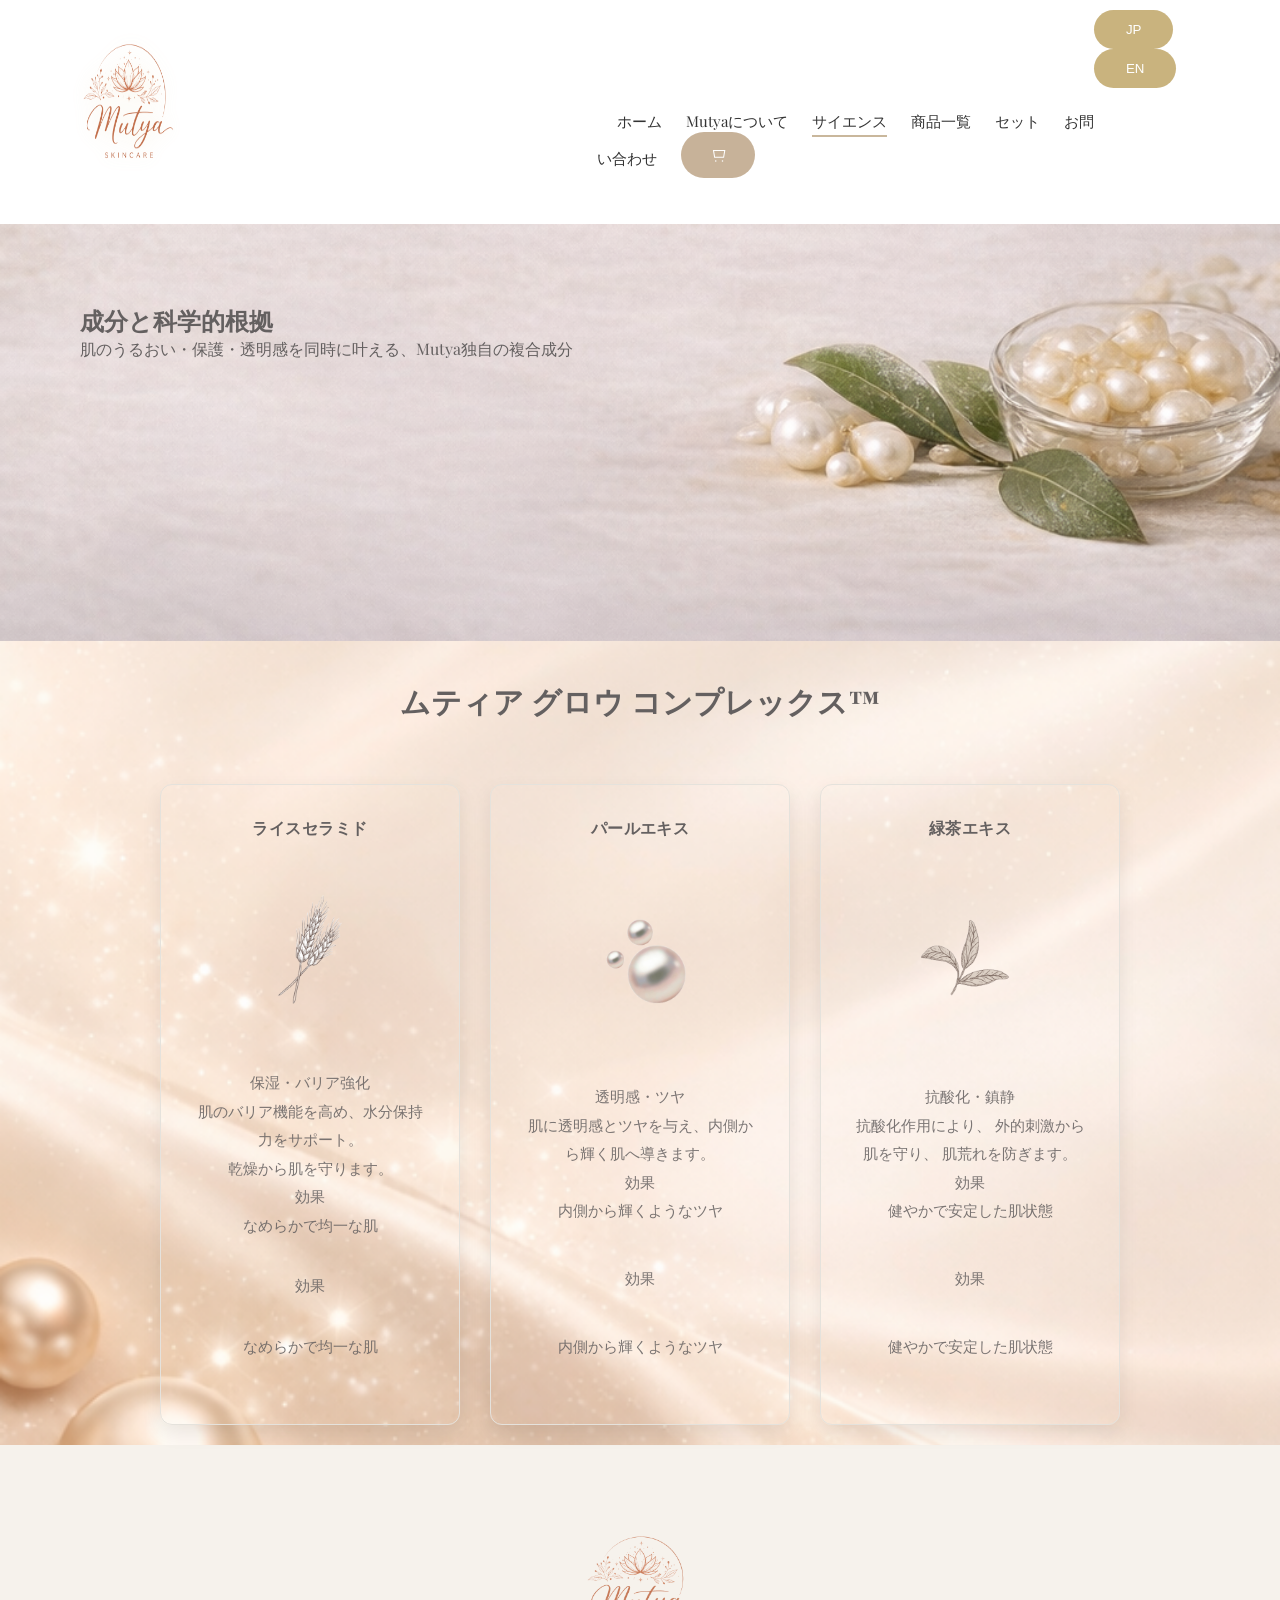
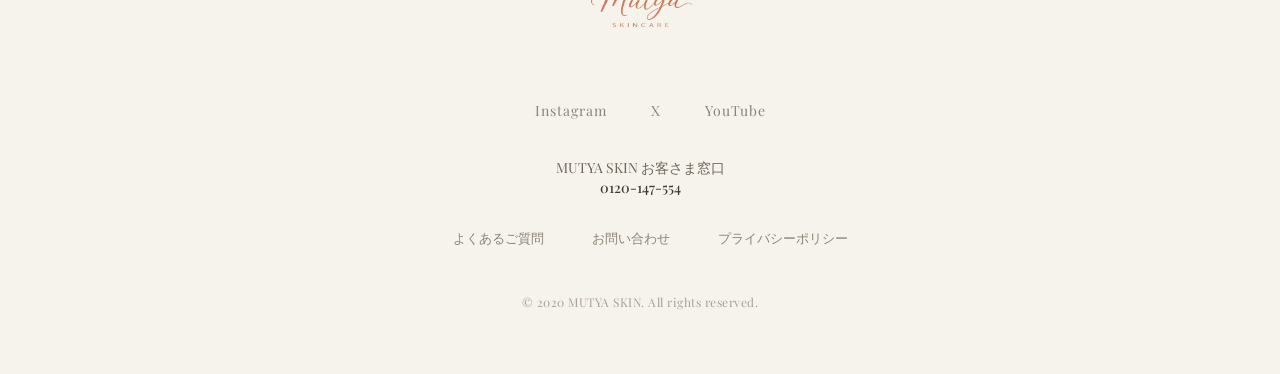
<file: science.html>
<!DOCTYPE html>
<html lang="ja">
  <head>
    <meta charset="UTF-8">
    <title>Science | MUTYA SKIN</title>
    <meta name="viewport" content="width=device-width, initial-scale=1.0">
    <!-- Google Fonts -->
    <link rel="preconnect" href="https://fonts.googleapis.com">
    <link rel="preconnect" href="https://fonts.gstatic.com" crossorigin>
    <link href="https://fonts.googleapis.com/css2?family=Noto+Serif+JP:wght@400;600&family=Playfair+Display:wght@400;600;700&display=swap" rel="stylesheet">
    <!-- CSS -->
    <link rel="stylesheet" href="css/mutya-base.css">
    <link rel="stylesheet" href="css/mutya-layout.css">
    <link rel="stylesheet" href="css/mutya-hero.css">
    <link rel="stylesheet" href="css/mutya-components.css">
    <link rel="stylesheet" href="css/mutya-pages.css">
    <link rel="stylesheet" href="css/mutya-loader.css">
    <link rel="stylesheet" href="css/mutya-responsive.css">
    <link rel="stylesheet" href="css/experience.css">
  </head>
  <body>

    <!-- header start -->
    <header class="header site-header">
      <div class="logo">
        <a href="index.html" aria-label="Back to Home">
          <img src="images/logo/clearmutyalogo.png" alt="Mutya Skin">
        </a>
</div>
            <button class="nav-toggle" type="button" aria-label="Open menu" aria-expanded="false">
        <span class="nav-toggle__bar"></span>
      </button>
<!-- Nav Main -->
      <nav aria-label="Main Navigation">
        <a href="index.html" class="nav-link" data-ja="ホーム" data-en="Home">ホーム</a>
        <a href="about.html" class="nav-link" data-ja="Mutyaについて" data-en="About Us">Mutyaについて</a>
        <a href="science.html" class="nav-link active" data-ja="サイエンス" data-en="Science">サイエンス</a>
        <a href="products.html" class="nav-link" data-ja="商品一覧" data-en="Products">商品一覧</a>
        <a href="sets.html" class="nav-link" data-ja="セット" data-en="Sets">セット</a>
        <a href="contact.html" class="nav-link" data-ja="お問い合わせ" data-en="Contact">お問い合わせ</a>
              <a href="checkout.html" class="btn btn-lux">
          <svg class="cart-svg" viewBox="0 0 24 24" fill="none">
            <path d="M6 6h15l-1.5 9h-12z" stroke="currentColor" stroke-width="1.4"/>
            <circle cx="9" cy="20" r="1" fill="currentColor"/>
            <circle cx="18" cy="20" r="1" fill="currentColor"/>
          </svg>
        </a>
      </nav>
      <!-- Languange Switch -->
        <div class="lang-switch">
          <button class="lang-btn" onclick="setLang('ja')">JP</button>
          <button class="lang-btn" onclick="setLang('en')">EN</button>
        </div>
    </header>

    <section class="hero03" style="background-image:url('images/pictures/pearl.png')">
      <div class="hero-text hero-text--center">
        <h1 class="fade-up shimmer" 
          data-ja="成分と科学的根拠" 
          data-en="Ingredients & Science">
          成分と科学的根拠
        </h1>
        <p data-ja="肌のうるおい・保護・透明感を同時に叶える、Mutya独自の複合成分" 
        data-en="Mutya’s exclusive blend designed to deeply hydrate, protect, and reveal luminous, translucent-looking skin.">
        肌のうるおい・保護・透明感を同時に叶える、Mutya独自の複合成分。
      </p>
      </div>
    </section>

    <section class="section narrow">
      <h2 class="fade-up shimmer" 
        data-ja="ムティア グロウ コンプレックス™" 
        data-en="Mutya Glow Complex™">
        Mutya Glow Complex™
      </h2>
      <div class="grid04">
        <div class="card">
        <h3 class="fade-up shimmer" 
          data-ja="ライスセラミド" 
          data-en="Rice Ceramide">
          ライスセラミド
        </h3>
        <img src="images/backgrounds/clearrice.png" alt="Rice Ceramide">
        <p data-ja="保湿・バリア強化/
          肌のバリア機能を高め、水分保持力をサポート。/
          乾燥から肌を守ります。/
          効果/
          なめらかで均一な肌"
          data-en="Hydration & Barrier Strengthening/
          Strengthens the skin’s natural barrier and supports moisture retention,/
          protecting the skin from dryness.">
          保湿・バリア強化<br>
          肌のバリア機能を高め、水分保持力をサポート。<br>
          乾燥から肌を守ります。<br>
          効果<br>
          なめらかで均一な肌
        </p>
        <p strong data-ja="効果" 
          data-en="Effect:">効果</p>
        <p data-ja="なめらかで均一な肌" 
          data-en="Smooth, even, and well-hydrated skin">
        </p>
        </div>
        <div class="card">
          <h3 class="fade-up shimmer" 
            data-ja="パールエキス" 
            data-en="Pearl Extract">
            パールエキス
          </h3>
          <img src="images/backgrounds/clearpearl.png" alt="Pearl Extract">
          <p data-ja="透明感・ツヤ/
              肌に透明感とツヤを与え、内側から輝く肌へ導きます。/
              効果/
              内側から輝くようなツヤ"
            data-en="Clarity & Radiance/Enhances skin clarity and luminosity, guiding the skin toward a radiant glow from within.">
            透明感・ツヤ<br>
            肌に透明感とツヤを与え、内側から輝く肌へ導きます。<br>
            効果<br>
            内側から輝くようなツヤ
          </p>
          <p strong data-ja="効果" data-en="Effect:"></p>
          <p data-ja="内側から輝くようなツヤ" 
            data-en="A healthy, inner-lit radiance">
            内側から輝くようなツヤ
          </p>
          </div>
          <div class="card">
            <h3 class="fade-up shimmer" 
              data-ja="緑茶エキス" 
              data-en="Green Tea Extract">
              緑茶エキス
            </h3>
            <img src="images/backgrounds/cleartea.png" alt="Green Tea Extract">
            <p data-ja=" 抗酸化・鎮静/
              抗酸化作用により、
              外的刺激から肌を守り、
              肌荒れを防ぎます。/
              効果/
              健やかで安定した肌状態" 
              data-en="Antioxidant Protection & Soothing/Antioxidant properties help protect the skin from external 
              aggressors while calming irritation and preventing roughness.">
              抗酸化・鎮静 <br>
              抗酸化作用により、
              外的刺激から肌を守り、
              肌荒れを防ぎます。<br>
              効果<br>
              健やかで安定した肌状態
            </p>
            <p strong data-ja="効果" 
              data-en="Effect:">効果</p>
            <p data-ja="健やかで安定した肌状態" 
              data-en="Balanced, calm, and resilient skin">
              健やかで安定した肌状態</p>
          </div>
      </div>
      
    </section>
    <!-- footer start -->
    <footer class="index-footer">
      <div class="mutya-footer__inner">
          <!-- logo -->
          <a class="mutya-footer__logo" href="index.html">
          <img src="images/logo/clearmutyalogo.png" alt="MUTYA SKIN">
        </a>
        <!-- Social media -->
        <nav class="mutya-footer__sns" aria-label="Social media">
          <a class="mutya-footer__sns-link" href="https://www.instagram.com/mutyaskincare/" target="_blank" rel="noopener noreferrer">Instagram</a>
          <a class="mutya-footer__sns-link" href="https://x.com/home" target="_blank" rel="noopener noreferrer">X</a>
          <a class="mutya-footer__sns-link" href="https://www.youtube.com/channel/UC4Fh0YcW9X0qU20ruh9Om5w" target="_blank" rel="noopener noreferrer">YouTube</a>
        </nav>
        <!-- TEL Number・電話番号 -->
        <p class="mutya-footer__tel">
          <span data-ja="MUTYA SKIN お客さま窓口" data-en="MUTYA SKIN Inquiries">MUTYA SKIN Inquiries</span><br>
          <a href="tel:0120147554">0120-147-554</a>
        </p>
        <!-- faq,contact,privacy -->
        <nav class="mutya-footer__navi" aria-label="Footer navigation">
          <a href="faq.html" data-ja="よくあるご質問" data-en="FAQ">FAQ</a>
          <a href="contact.html" data-ja="お問い合わせ" data-en="Contact">Contact</a>
          <a href="privacy.html" data-ja="プライバシーポリシー" data-en="Privacy">Privacy</a>
        </nav>
        <!-- copyright -->
        <p class="mutya-footer__copyright">
          © 2020 MUTYA SKIN. All rights reserved.
        </p>  
      </div>
    </footer>
    <!-- footer end-->
      <!-- js -->
    <script src="js/cart.js"></script>
    <!-- // Language for lang start -->
    <script src="js/lang.js"></script>
    <script src="js/responsive-nav.js"></script>
    <!-- modal pop up-->    
    <script src="js/modal.js"></script>
    <!-- modal pop up end -->

  </body>
</html>
</file>
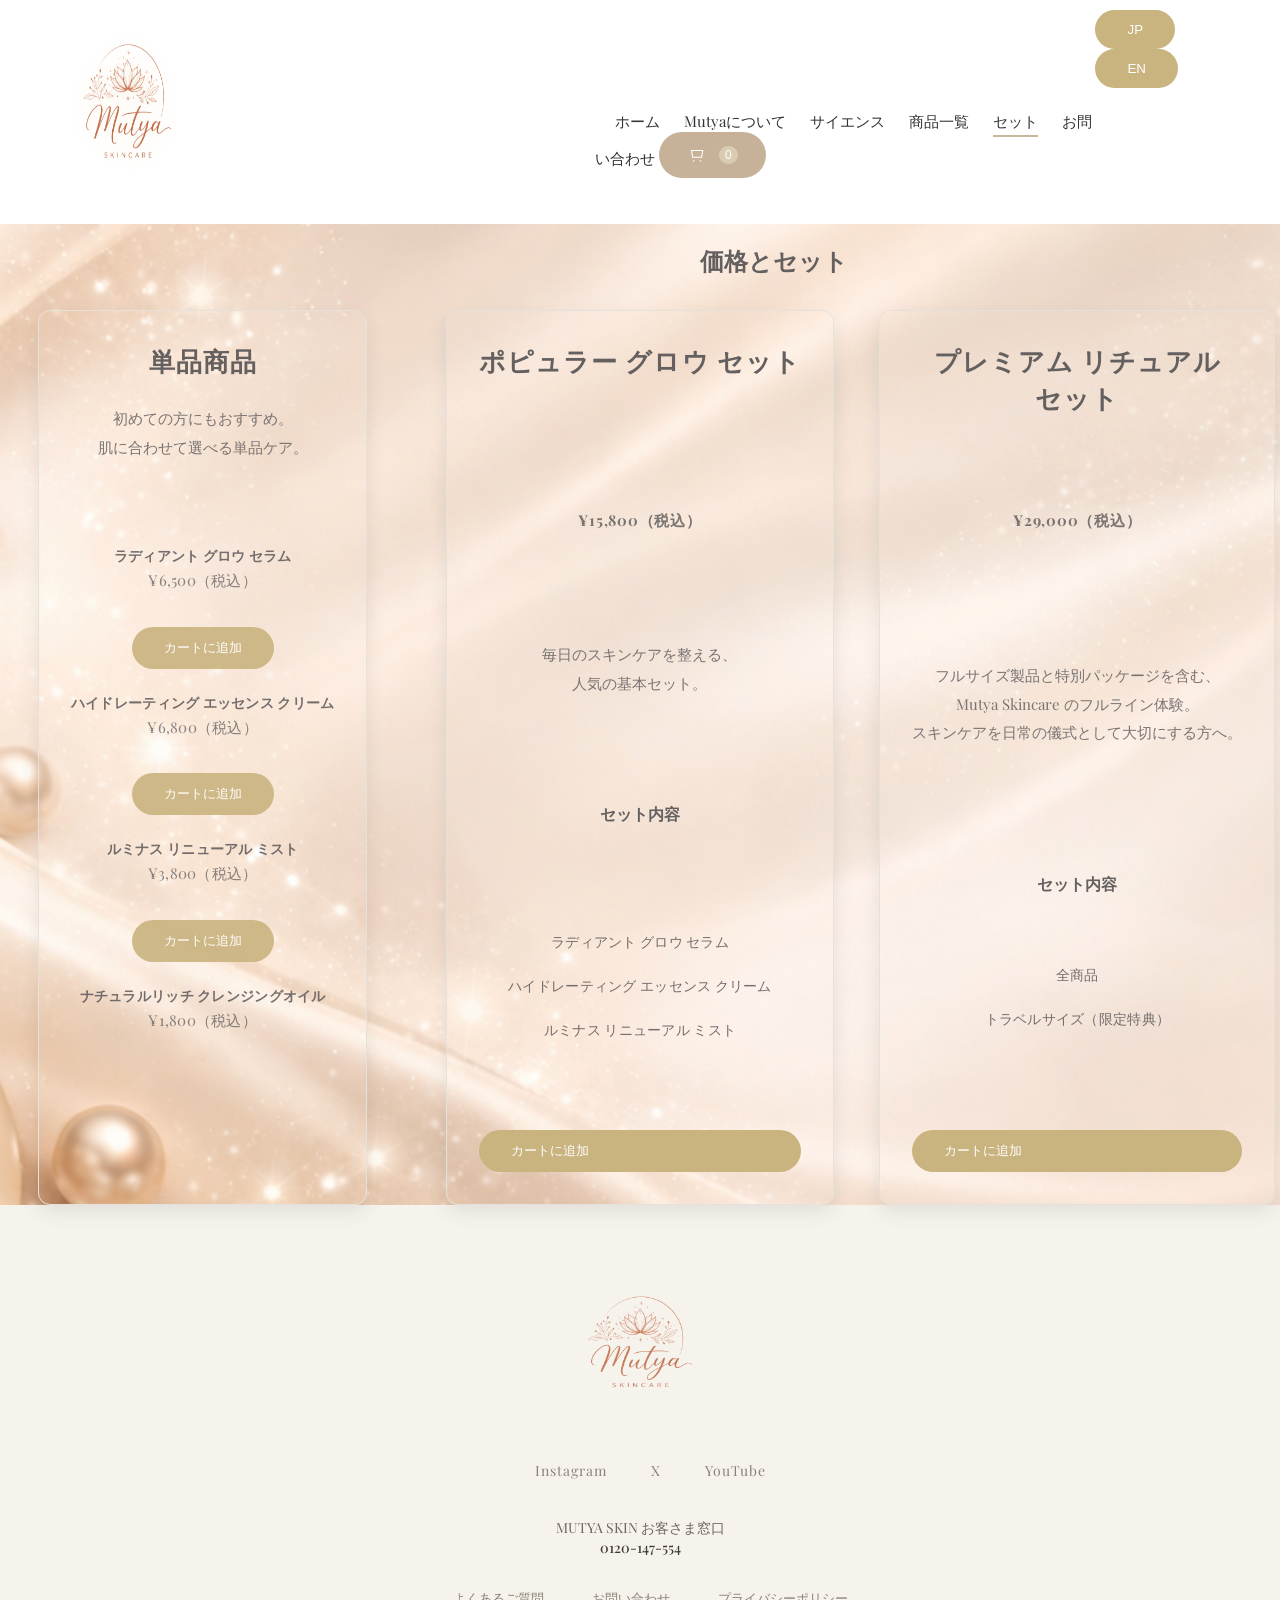
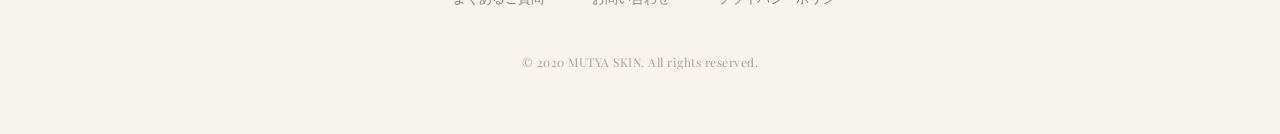
<file: sets.html>
<!DOCTYPE html>
<html lang="ja">
  <head>
    <meta charset="UTF-8">
    <title>Pricing | MUTYA SKIN</title>
    <meta name="viewport" content="width=device-width, initial-scale=1.0">
    <!-- google fonts -->
    <link rel="preconnect" href="https://fonts.googleapis.com">
    <link rel="preconnect" href="https://fonts.gstatic.com" crossorigin>
    <link href="https://fonts.googleapis.com/css2?family=Noto+Serif+JP:wght@400;600&family=Playfair+Display:wght@400;600;700&display=swap" rel="stylesheet">
    <!-- CSS -->
    <link rel="stylesheet" href="css/mutya-base.css">
    <link rel="stylesheet" href="css/mutya-layout.css">
    <link rel="stylesheet" href="css/mutya-hero.css">
    <link rel="stylesheet" href="css/mutya-components.css">
    <link rel="stylesheet" href="css/mutya-pages.css">
    <link rel="stylesheet" href="css/mutya-loader.css">
    <link rel="stylesheet" href="css/mutya-responsive.css">
    <link rel="stylesheet" href="css/experience.css">
  </head>
  <body>
    <!-- header start -->
    <header class="header site-header">
      <div class="logo">
        <a href="index.html" aria-label="Back to Home">
          <img src="images/logo/clearmutyalogo.png" alt="Mutya Skin">
        </a>
</div>
            <button class="nav-toggle" type="button" aria-label="Open menu" aria-expanded="false">
        <span class="nav-toggle__bar"></span>
      </button>
<!-- Nav Main -->
      <nav aria-label="Main Navigation">
        <a href="index.html" class="nav-link" data-ja="ホーム" data-en="Home">ホーム</a>
        <a href="about.html" class="nav-link" data-ja="Mutyaについて" data-en="About Us">Mutyaについて</a>
        <a href="science.html" class="nav-link" data-ja="サイエンス" data-en="Science">サイエンス</a>
        <a href="products.html" class="nav-link" data-ja="商品一覧" data-en="Products">商品一覧</a>
        <a href="sets.html" class="nav-link active" data-ja="セット" data-en="Sets">セット</a>
        <a href="contact.html" class="nav-link" data-ja="お問い合わせ" data-en="Contact">お問い合わせ</a>
        <button class="btn btn-lux" onclick="openCart()" aria-label="Open cart">
          <svg class="cart-svg" viewBox="0 0 24 24" fill="none">
            <path d="M6 6h15l-1.5 9h-12z" stroke="currentColor" stroke-width="1.4"/>
            <circle cx="9" cy="20" r="1" fill="currentColor"/>
            <circle cx="18" cy="20" r="1" fill="currentColor"/>
          </svg>
          <span id="cart-count">0</span>
        </button>
      </nav>
      <!-- Languange Switch -->
        <div class="lang-switch">
          <button class="lang-btn" onclick="setLang('ja')">JP</button>
          <button class="lang-btn" onclick="setLang('en')">EN</button>
        </div>
    </header>
      <!-- CART MODAL -->
      <div id="cart-modal" class="cart-modal">
        <div class="cart-box">
          <h3>🛒 Your Cart</h3>
          <div id="cart-items"></div>

          <div class="cart-total">
            Total: ¥<span id="cart-total">0</span>
          </div>

          <div class="cart-actions">
            <button onclick="closeCart()" class="btn-outline">Continue Shopping</button>
            <a href="checkout.html" class="btn">Checkout</a>
          </div>
        </div>
      </div>
      
    <!-- pricing-title start-->
    <section class="pricing-title">
      <h1 class="fade-up shimmer" data-ja="価格とセット" 
        data-en="Pricing & Sets">
        価格とセット
      </h1>
      <!-- pricing-title end-->
      <!-- set grid start -->
      <div class="sets-grid">
      <!-- SINGLE PRODUCTS Start -->
      <article class="card">
        <h2 class="fade-up shimmer" data-ja="単品商品" data-en="Single Products">
          単品商品
        </h2>

        <p data-ja="初めての方にもおすすめ。/肌に合わせて選べる単品ケア。"
          data-en="Perfect for first-time users./Choose based on your skin needs.">
          初めての方にもおすすめ。<br>
          肌に合わせて選べる単品ケア。
        </p>
        <br>
        <ul>
          <li>
            <strong class="fade-up shimmer" data-ja="ラディアント グロウ セラム"
                data-en="Radiant Glow Serum">
              ラディアント グロウ セラム
          </strong>
            <p data-ja="¥6,500（税込）"
              data-en="¥6,500 (Tax included)">
              ¥6,500（税込）
            </p>
            <button onclick="addToCart('Radiant Glow Serum',6500)"
              data-ja="カートに追加"
              data-en="Add to Cart">
              カートに追加
            </button>
          </li>

          <li>
            <strong class="fade-up shimmer" 
              data-ja="ハイドレーティング エッセンス クリーム"
              data-en="Hydrating Essence Cream">
              ハイドレーティング エッセンス クリーム
          </strong>
            <p data-ja="¥6,800（税込）"
              data-en="¥6,800 (Tax included)">
              ¥6,800（税込）
            </p>
            <button onclick="addToCart('Hydrating Essence Cream',6800)"
              data-ja="カートに追加"
              data-en="Add to Cart">
              カートに追加
            </button>
          </li>

          <li>
            <strong class="fade-up shimmer" data-ja="ルミナス リニューアル ミスト"
                data-en="Luminous Renewal Mist">
              ルミナス リニューアル ミスト
          </strong>
            <p data-ja="¥3,800（税込）"
              data-en="¥3,800 (Tax included)">
              ¥3,800（税込）
            </p>
            <button onclick="addToCart('Luminous Renewal Mist',3800)"
              data-ja="カートに追加"
              data-en="Add to Cart">
              カートに追加
            </button>
          </li>

          <li>
            <strong class="fade-up shimmer" data-ja="ナチュラルリッチ クレンジングオイル"
                data-en="Natural Rich Cleansing Oil">
              ナチュラルリッチ クレンジングオイル
          </strong>
            <p data-ja="¥1,800（税込）"
              data-en="¥1,800 (Tax included)">
              ¥1,800（税込）
            </p>
            <button onclick="addToCart('Cleansing Oil',1800)"
              data-ja="カートに追加"
              data-en="Add to Cart">
              カートに追加
            </button>
          </li>
        </ul>
      </article>
        <!-- SINGLE PRODUCTS End -->
        <!-- POPULAR SET start -->
        <article class="card">
          <h2 class="fade-up shimmer"
            data-ja="ポピュラー グロウ セット"
            data-en="Popular Glow Set">
            ポピュラー グロウ セット
          </h2>
          <br>
          <p class="price"
            data-ja="¥15,800（税込）"
            data-en="¥15,800 (Tax included)">
            ¥15,800（税込）
          </p>
          <br>
          <p data-ja="毎日のスキンケアを整える、/人気の基本セット。"
            data-en="A daily skincare essential./Our most popular starter set.">
            毎日のスキンケアを整える、<br>
            人気の基本セット。
          </p>
          <br>
          <strong data-ja="セット内容" data-en="Includes">
            セット内容
          </strong>
          <br>
          <ul>
            <li data-ja="ラディアント グロウ セラム"
                data-en="Radiant Glow Serum">ラディアント グロウ セラム</li>
            <li data-ja="ハイドレーティング エッセンス クリーム"
                data-en="Hydrating Essence Cream">ハイドレーティング エッセンス クリーム</li>
            <li data-ja="ルミナス リニューアル ミスト"
                data-en="Luminous Renewal Mist">ルミナス リニューアル ミスト</li>
          </ul>

          <button onclick="addToCart('Popular Set',15800)"
            data-ja="カートに追加"
            data-en="Add to Cart">
            カートに追加
          </button>
        </article>
        <!-- POPULAR SET End -->
        <!-- PREMIUM SET Start-->
        <article class="card">
          <h2 class="fade-up shimmer" 
            data-ja="プレミアム リチュアル/ セット"
            data-en="Premium Ritual Set">
            プレミアム リチュアル セット
          </h2>
          <p class="price"
            data-ja="¥29,000（税込）"
            data-en="¥29,000 (Tax included)">
            ¥29,000（税込）
          </p>
          <br>
          <p data-ja="フルサイズ製品と特別パッケージを含む、/Mutya Skincare のフルライン体験。/スキンケアを日常の儀式として大切にする方へ。"
            data-en="Experience the full Mutya Skincare line,/including full-size products and exclusive packaging./For those who cherish skincare as a daily ritual.">
            フルサイズ製品と特別パッケージを含む、<br>
            Mutya Skincare のフルライン体験。<br>
            スキンケアを日常の儀式として大切にする方へ。
          </p>
          <br>
          <strong data-ja="セット内容" data-en="Includes">
            セット内容
          </strong>

          <ul>
            <li data-ja="全商品" data-en="All products">全商品</li>
            <li data-ja="トラベルサイズ（限定特典）"
                data-en="Travel size (Exclusive bonus)">
                トラベルサイズ（限定特典）
            </li>
          </ul>

          <button onclick="addToCart('Premium',29000)"
            data-ja="カートに追加"
            data-en="Add to Cart"
            >
            カートに追加
          </button>
        </article>
        <!-- PREMIUM SET End -->
      </div>
    </section>
    <!-- footer start -->
    <footer class="index-footer">
      <div class="mutya-footer__inner">
          <!-- logo -->
          <a class="mutya-footer__logo" href="index.html">
          <img src="images/logo/clearmutyalogo.png" alt="MUTYA SKIN">
        </a>
        <!-- Social media -->
        <nav class="mutya-footer__sns" aria-label="Social media">
          <a class="mutya-footer__sns-link" href="https://www.instagram.com/mutyaskincare/" target="_blank" rel="noopener noreferrer">Instagram</a>
          <a class="mutya-footer__sns-link" href="https://x.com/home" target="_blank" rel="noopener noreferrer">X</a>
          <a class="mutya-footer__sns-link" href="https://www.youtube.com/channel/UC4Fh0YcW9X0qU20ruh9Om5w" target="_blank" rel="noopener noreferrer">YouTube</a>
        </nav>
        <!-- TEL Number・電話番号 -->
        <p class="mutya-footer__tel">
          <span data-ja="MUTYA SKIN お客さま窓口" data-en="MUTYA SKIN Inquiries">MUTYA SKIN Inquiries</span><br>
          <a href="tel:0120147554">0120-147-554</a>
        </p>
        <!-- faq,contact,privacy -->
        <nav class="mutya-footer__navi" aria-label="Footer navigation">
          <a href="faq.html" data-ja="よくあるご質問" data-en="FAQ">FAQ</a>
          <a href="contact.html" data-ja="お問い合わせ" data-en="Contact">Contact</a>
          <a href="privacy.html" data-ja="プライバシーポリシー" data-en="Privacy">Privacy</a>
        </nav>
        <!-- copyright -->
        <p class="mutya-footer__copyright">
          © 2020 MUTYA SKIN. All rights reserved.
        </p>  
      </div>
    </footer>
    <!-- footer end-->
      <!-- js cart-->
      <script src="js/cart.js"></script>
      <!-- // Language for lang start -->
      <script src="js/lang.js"></script>
    <script src="js/responsive-nav.js"></script>
      <!-- modal pop up start-->    
      <script src="js/modal.js"></script>
      
  </body>
</html>
</file>
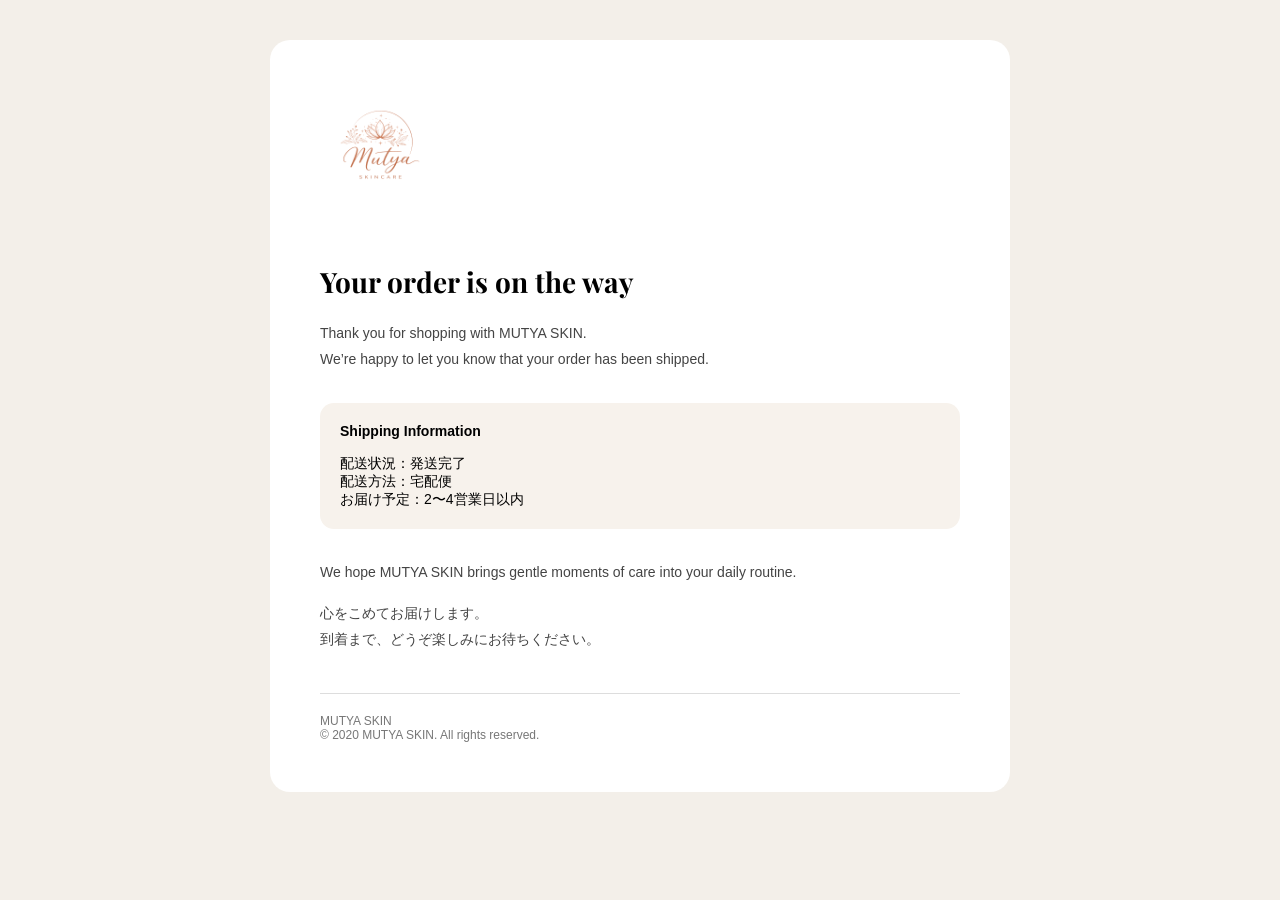
<file: shipping.html>
<!DOCTYPE html>
<html lang="ja">
  <head>
    <meta charset="UTF-8">
    <title>Shipping Notice | MUTYA SKIN</title>
    <meta name="viewport" content="width=device-width, initial-scale=1.0">
    <link rel="preconnect" href="https://fonts.googleapis.com">
    <link rel="preconnect" href="https://fonts.gstatic.com" crossorigin>
    <link href="https://fonts.googleapis.com/css2?family=Noto+Serif+JP:wght@400;600&family=Playfair+Display:wght@400;600;700&display=swap" rel="stylesheet">
    <link rel="stylesheet" href="css/shipping.css">
  </head>
  <body>
    <div class="mail-wrapper">
      <img src="images/logo/clearmutyalogo.png" class="logo mutya-logo-fade" alt="Mutya Skin">

      <h1>Your order is on the way</h1>

      <p>
        Thank you for shopping with MUTYA SKIN.<br>
        We’re happy to let you know that your order has been shipped.
      </p>

      <div class="info-box">
        <strong>Shipping Information</strong><br><br>
        配送状況：発送完了<br>
        配送方法：宅配便<br>
        お届け予定：2〜4営業日以内
      </div>

      <p>
        We hope MUTYA SKIN brings gentle moments of care into your daily routine.
      </p>

      <p>
        心をこめてお届けします。<br>
        到着まで、どうぞ楽しみにお待ちください。
      </p>

      <div class="footer">
        MUTYA SKIN<br>
        © 2020 MUTYA SKIN. All rights reserved.
      </div>
    </div>
    <script>
      setTimeout(() => {
        location.href = 'thankyou.html';
      }, 2500);
    </script>
    <!-- Lang -->
    <script src="js/lang.js"></script>
    <!-- // Modal -->
    <script src="js/modal.js"></script>
  </body>
</html>
</file>
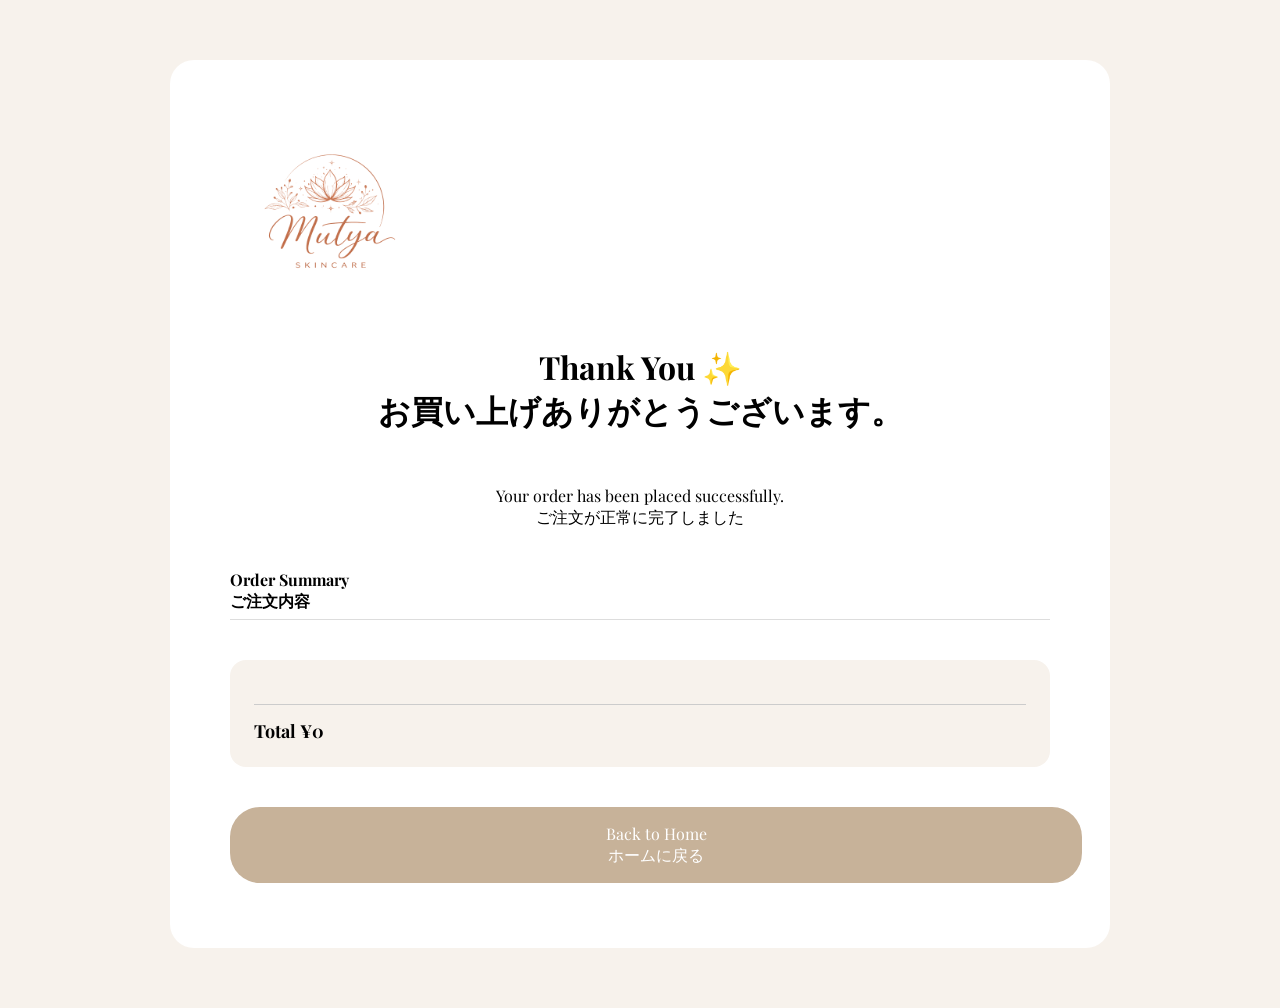
<file: thankyou.html>
<!DOCTYPE html>
<html lang="ja">
  <head>
    <meta charset="UTF-8">
    <title>Thank You | MUTYA SKIN</title>
    <meta name="viewport" content="width=device-width, initial-scale=1.0">

    <link href="https://fonts.googleapis.com/css2?family=Playfair+Display&display=swap" rel="stylesheet">
    <link rel="stylesheet" href="css/checkout.css">
  </head>

  <body>
    <main class="checkout-wrapper">
      <img src="images/logo/clearmutyalogo.png" alt="MUTYA SKIN" style="  width: 200px;">
      <h1>Thank You ✨<br>お買い上げありがとうございます。</h1>
      <p style="text-align:center;">Your order has been placed successfully. <br>ご注文が正常に完了しました</p>

      <div class="section-title">Order Summary <br>ご注文内容</div>
      <div class="order-summary" id="order-summary"></div>

      <a href="index.html" class="pay-btn" style="display:block;text-align:center;">
        Back to Home <br>ホームに戻る
      </a>
    </main>
    <script src="js/lang.js"></script>
    <script>
    const orderBox = document.getElementById('order-summary');
    const order = JSON.parse(localStorage.getItem('lastOrder')) || [];

    let total = 0;

    orderBox.innerHTML = order.map(item => {
      const subtotal = item.price * item.qty;
      total += subtotal;

      return `
        <div class="order-item">
          <span>${item.name} × ${item.qty}</span>
          <span>¥${subtotal.toLocaleString()}</span>
        </div>
      `;
    }).join('');

    orderBox.innerHTML += `
      <div class="total">
        <span>Total</span>
        <span>¥${total.toLocaleString()}</span>
      </div>
    `;
    </script>
  </body>
</html>
</file>
<file: css/mutya-base.css>
@charset "utf-8";

/* RESET */
* {
  margin: 0;
  padding: 0;
  box-sizing: border-box;
}

.mutya-header {
  display: flex;
  justify-content: space-between;
  padding: 24px 60px;
}

.cart-icon {
  cursor: pointer;
  font-size: 16px;
}

/* BASE */
body {
  font-family: 'Playfair Display','Noto Sans JP',sans-serif;
  background-color: ivory;
  background-image: url("../images/backgrounds/bcbeige.png");
  background-position: center;
  background-repeat: no-repeat;
  background-size: cover;
  color: rgb(100, 96, 96);
}

h1,h2,h3 {
  font-family: 'Playfair Display', sans-serif;
}

a {
  text-decoration: none;
  color: inherit;
}

.about-text h2 {
  text-align:center;
  padding-bottom: 20px;
  padding-top: 20px;
}
.about-text p {
  text-align:center;
  padding-bottom: 30px;
}

.card h3 {
  padding-bottom:20px;
}

img {
  max-width: 100%;
  display: center;
}

.section {
  max-width: 1200px;
  margin: 0 auto;
  padding: 40px 32px 140px;
}

.sets-grid {
  display: grid;
  grid-template-columns: repeat(auto-fit, minmax(360px, 1fr));
  gap: 64px;
  justify-content: center;
  margin-top: 72px;
}

.sets-grid {
  display: grid;
  grid-template-columns: repeat(auto-fit, minmax(360px, 1fr));
  gap: 64px;
  justify-content: center;
  margin-top: 72px;
}


.card {
  background: rgba(255, 255, 255, 0.92);
  border-radius: 18px;
  padding: 56px 44px 64px;
  text-align: center;
  max-width: 420px;
  margin: 0 auto;

  display: flex;
  flex-direction: column;
  justify-content: space-between;
}

.card h2 {
  font-size: 26px;
  letter-spacing: 0.04em;
  margin-bottom: 24px;
}

.card h3 {
  font-size: 16px;
  letter-spacing: 0.03em;
  margin-bottom: 8px;
}

.card p {
  font-size: 15px;
  line-height: 1.9;
  margin-bottom: 32px;
  opacity: 0.85;
}

.price {
  font-size: 20px;
  letter-spacing: 0.05em;
  margin: 28px 0 36px;
}

.card ul {
  list-style: none;
  padding: 0;
  margin: 32px 0 40px;
}

.card li {
  font-size: 14px;
  letter-spacing: 0.02em;
  margin-bottom: 14px;
  opacity: 0.9;
}

.card .btn {
  margin-top: auto;
  align-self: center;
  padding: 14px 42px;
  font-size: 13px;
  letter-spacing: 0.15em;
}

.section > h1::after {
  content: "";
  display: block;
  width: 48px;
  height: 1px;
  background: rgba(0,0,0,0.25);
  margin: 24px auto 0;
}

.pricing-title h1{
  padding-top: 20px;
  padding-left: 700px;
}

.logo a {
  display: inline-block;
}

.logo img {
  transition: opacity .3s ease, transform .3s ease;
}

.logo a:hover img {
  opacity: .85;
  transform: scale(1.02);
}
</file>
<file: css/mutya-layout.css>
@charset "utf-8";

*{margin:0;
  padding:0;
  box-sizing:border-box
}

  /* HEADER */
  .header {
    display: flex;
    justify-content: space-between;
    padding:10px 60px;
    background: #fff;
  }
  
  .logo {
    letter-spacing: .15em;
    width: 180px;
  }
  
  .logo img {
    width: 400px;
    height: 200px;
  }
  
  /* bcglow start */
  .hero01{
    position: relative;
    height: 80vh;
    background: url("pearl-bg.jpg") center / cover no-repeat;
    overflow: hidden;
  }
  
  .hero01::before {
    content: "";
    position: absolute;
    inset: 0;
    background: inherit;
    filter: blur(25px) brightness(1.2);
    transform: scale(1.05);
    z-index: -1;
  }

  .hero01::after {
    content: "";
    position: absolute;
    inset: 0;
    background: radial-gradient(
      circle at center,
      rgba(255, 245, 230, 0.45),
      rgba(255, 245, 230, 0)
    );
    pointer-events: none;
  }
  
  @keyframes mutyaGlow {
    0% { filter: brightness(1) blur(18px); }
    50% { filter: brightness(1.15) blur(26px); }
    100% { filter: brightness(1) blur(18px); }
  }
  
  .hero01::before {
    animation: mutyaGlow 6s ease-in-out infinite;
  }

  .hero01 {
    box-shadow: 
      0 0 80px rgba(230, 210, 180, 0.5),
      inset 0 0 60px rgba(255, 255, 255, 0.2);
  }
   /* glow 02 */
  .hero02{
    position: relative;
    height: 80vh;
    background: url("pearl-bg.jpg") center / cover no-repeat;
    overflow: hidden;
  }
  
  .hero02::before {
    content: "";
    position: absolute;
    inset: 0;
    background: inherit;
    filter: blur(25px) brightness(1.2);
    transform: scale(1.05);
    z-index: -1;
  }

  .hero02::after {
    content: "";
    position: absolute;
    inset: 0;
    background: radial-gradient(
      circle at center,
      rgba(255, 245, 230, 0.45),
      rgba(255, 245, 230, 0)
    );
    pointer-events: none;
  }
  
  @keyframes mutyaGlow {
    0% { filter: brightness(1) blur(10px); }
    50% { filter: brightness(1.10) blur(20px); }
    100% { filter: brightness(1) blur(10px); }
  }
  
  .hero02::before {
    animation: mutyaGlow 6s ease-in-out infinite;
  }

  .hero02 {
    box-shadow: 
      0 0 80px rgba(230, 210, 180, 0.5),
      inset 0 0 60px rgba(255, 255, 255, 0.2);
  }
   /* bcglow end */
  
   /* nav */
  .header nav{
    padding-top: 100px;
    padding-left: 400px;
  }
  nav a {
    margin-left: 20px;
    font-size: 15px;
  }

  .nav-link {
    position: relative;
    text-decoration: none;
    padding-bottom: 6px;
    color: #333;
  }
  
  .nav-link.active::after {
    content: "";
    position: absolute;
    left: 0;
    bottom: 0;
    width: 100%;
    height: 2px;
    background-color: #c9b79c; /* Mutya beige vibes ✨ */
  }
  
  .nav-link::after {
    content: "";
    position: absolute;
    left: 0;
    bottom: 0;
    width: 0;
    height: 2px;
    background-color: #c9b79c;
    transition: width 0.3s ease;
  }
  
  .nav-link.active::after {
    width: 100%;
  }
  /* nav */
  nav a {
    position: relative;
    padding-bottom: 6px;
    color: #3a2f25;
    text-decoration: none;
  }
  
  nav a::after {
    content: "";
    position: absolute;
    left: 0;
    bottom: 0;
    width: 0%;
    height: 1px;
    background: #c7b299;
    transition: width .4s ease;
  }
  
  nav a:hover::after {
    width: 100%;
  }
  
  nav a.active::after {
    width: 100%;
  }

  /* SECTIONS */
  .section {
    text-align: center;
    padding-bottom: 20px;
  }
  
  .section h2 {
    padding-bottom:60px;
    font-size: 30px;
  }

  .section.narrow {
    max-width: 700px;
    margin: auto;
  }
  
  /* GRID */
  .grid {
    display: grid;
    grid-template-columns: 1fr 1fr;
    grid-template-rows: repeat(4 150px);
    gap: 40px;
  }
  
  /* home */
  .grid01 {
    display: grid;
    grid-template-columns: repeat(3, 450px);
    column-gap: 30px;
    justify-content: center;
    align-items: center;
  }

  .grid01 .card:nth-child(1){
    animation: drift 7s ease-in-out infinite;
  }

  .grid01 .card:nth-child(2){
    animation: drift 9s ease-in-out infinite;
  }

  .grid01 .card:nth-child(3){
    animation: drift 8s ease-in-out infinite;
  }
 /* about */
  .grid02 {
    display:grid;
    grid-template-columns: 500px 500px;
    grid-template-rows:200px 50px;
    column-gap:30px;
    justify-content: center;
    padding-top: 20px;
  }

  .grid02 .card:nth-child(1){
    animation: drift 7s ease-in-out infinite;
  }

  .grid02 .card:nth-child(2){
    animation: drift 10s ease-in-out infinite;
  }
 /* products */
  .grid03 {
    display:grid;
    grid-template-columns: repeat(2, 500px);
    column-gap:30px; 
    padding-left: 50px;
    padding-right: 50px;
    padding-top: 5px;
    padding-bottom: 5px;
  }
  /* science */
  .grid04 {
    display: grid;
    grid-template-columns: repeat(3, 300px);
    column-gap: 30px;
    justify-content: center;
  }

  .grid04 .card:nth-child(1){
    animation: drift 7s ease-in-out infinite;
  }

  .grid04 .card:nth-child(2){
    animation: drift 9s ease-in-out infinite;
  }

  .grid04 .card:nth-child(3){
    animation: drift 8s ease-in-out infinite;
  }

  /* sets grid starts*/
   .sets-grid {
  display: grid;
  grid-template-columns: repeat(3, 1fr);
  gap: 2rem;
  margin-top: 2rem;
  }

  .card {
    background: #fff;
    border-radius: 12px;
    padding: 2rem;
    box-shadow: 0 8px 20px rgba(0,0,0,0.08);
  }

  .card ul {
    list-style: none;
    padding: 0;
  }

  .card li {
    margin-bottom: 1.5rem;
  }

  .price {
    font-size: 1.4rem;
    font-weight: bold;
  }
  /* About sets end*/


  /* CARD */
  .card {
    background-color: transparent;
    padding: 32px;
    border: 1px solid #e5e2dc;
    transition: .3s;
  }
  
  .card:hover {
    transform: translateY(-6px);
  }
  
  .card img {
    height: 180px;
    object-fit: contain;
    margin-bottom: 20px;
  }
  
  .index-footer {
    background: #f6f2ec; /* beige pearl */
    padding: 64px 20px;
    font-family: 'Playfair Display', serif;
  }

  .mutya-footer__inner {
    max-width: 960px;
    margin: 0 auto;
    text-align: center;
  }

  /* Logo */
  .mutya-footer__logo img {
    width: 160px;
    margin: 0 auto 28px;
    opacity: 0.92;
    transition: opacity 0.4s ease;
  }

  .mutya-footer__logo img:hover {
    opacity: 1;
  }


  /* SNS */
  .mutya-footer__sns {
    display: flex;
    justify-content: center;
    gap: 24px;
    margin-bottom: 32px;
  }

  .mutya-footer__sns-link {
    font-size: 14px;
    color: #8c8376;
    text-decoration: none;
    letter-spacing: 1px;
  }

  .mutya-footer__sns-link:hover {
    color: #c6b89e;
  }

  /* Telephone */
  .mutya-footer__tel {
    font-size: 14px;
    color: #6f675c;
    margin-bottom: 32px;
  }

  .mutya-footer__tel a {
    color: #3e3a35;
    text-decoration: none;
    font-weight: 500;
  }

  /* Footer navigation */
  .mutya-footer__navi {
    display: flex;
    justify-content: center;
    gap: 28px;
    margin-bottom: 40px;
    flex-wrap: wrap;
  }

  .mutya-footer__navi a {
    font-size: 13px;
    color: #8c8376;
    text-decoration: none;
  }

  .mutya-footer__navi a:hover {
    color: #c6b89e;
  }

  /* Copyright */
  .mutya-footer__copyright {
    font-size: 12px;
    color: #a9a093;
    letter-spacing: 0.5px;
  }
</file>
<file: css/mutya-hero.css>
@charset "utf-8";

*{margin:0;
  padding:0;
  box-sizing:border-box
}

.hero01,
.hero02,
.hero03 {
  position: relative;
  min-height: 100vh;
  display: flex;
  align-items: center;
  padding: 120px 80px 80px;
  background-repeat: no-repeat;
}

.hero-text {
  max-width: 600px;
  text-align: left;
}

.hero-text--right {
  margin-left: auto;  /* Pushes the block to the right side of a flex container */
  text-align: center; /* Aligns the actual text inside the block */
  font-size: 20px;
}

.hero-text--left {
  font-size: 20px; /* Aligns the actual text inside the block */
}

.hero-text--center{
 padding-bottom: 200px;
}

.hero01 {
  background-size: 40%;
  background-position: right center;
}

.hero02 {
  background-size: 55%;
  background-position: left top;
  min-height: 10vh;
}

.hero03 {
  padding: 80px;
  background-size: cover;
  min-height: 10vh;
}

/* HERO BOX */
.hero-box {
  width: 100%;
  height: 420px;
  background-size: cover;
  background-position: left;
  border-radius: 12px;
  display: flex;
  align-items: center;
  padding: 60px;
}
</file>
<file: css/mutya-components.css>
@charset "utf-8";

/* ===============================
   GLOBAL RESET
================================ */
* {
  margin: 0;
  padding: 0;
  box-sizing: border-box;
}

html,
body {
  overflow-x: hidden; /* ✅ prevents sparkle overflow scrollbar */
}

/* ===============================
   BUTTONS
================================ */
button,
.btn {
  display: inline-flex;
  align-items: center;
  gap: 10px;
  border-radius: 30px;
  background: #c9b37e;
  color: #fff;
  border: none;
  padding: 12px 32px;
  cursor: pointer;
}

.btn-outline {
  border: 1px solid #000;
  background: none;
  padding: 8px 14px;
}

.btn,
button {
  transition: background 0.3s ease, box-shadow 0.3s ease, transform 0.3s ease;
}

.btn:hover,
button:hover {
  background: #bfa46a;
  box-shadow: 0 6px 20px rgba(191, 164, 106, 0.35);
  transform: translateY(-1px);
}


/* ===============================
   FORMS
================================ */
.form input,
.form textarea {
  width: 100%;
  padding: 14px;
  margin-bottom: 20px;
  border-radius: 7px;
}

/* ===============================
   IMAGE + TEXT BOX
================================ */
.image-text-box {
  display: flex;
  align-items: center;
  border: 2px solid #ccc;
  padding: 20px;
  border-radius: 10px;
  max-width: 600px;
  margin: 20px auto;
}

.image-text-box img {
  width: 100px;
  margin-right: 20px;
  border-radius: 5px;
}

/* ===============================
   QUANTITY
================================ */
.quantity-box {
  display: flex;
  align-items: center;
  gap: 12px;
  margin-bottom: 24px;
}

.quantity-box input {
  width: 60px;
  text-align: center;
}

/* ===============================
   CART ICON
================================ */
.cart-icon {
  cursor: pointer;
  font-size: 18px;
  position: relative;
}

#cart-count {
  background: rgba(245, 245, 220, 0.397);
  color: #fff;
  font-size: 12px;
  border-radius: 50%;
  padding: 2px 6px;
  margin-left: 4px;
}

/* ===============================
   CART MODAL (OVERLAY)
================================ */
.cart-modal {
  display: none;
  position: fixed;
  inset: 0;
  background: rgba(0,0,0,.35);
  z-index: 10000;
}

.cart-modal.active {
  display: block;
}

/* ===============================
   CART DRAWER (RIGHT SLIDE)
================================ */
.cart-box {
  position: fixed;
  top: 0;
  right: -420px;               /* hidden by default */
  width: 380px;
  height: 45vh;
  background: #f7f2ec;
  padding: 28px 24px;
  border-radius: 24px 0 0 24px;
  box-shadow: -10px 0 40px rgba(0,0,0,.15);
  overflow-y: auto;
  transition: right .4s ease;
  z-index: 10001;
}

/* Open state */
.cart-modal.active .cart-box {
  right: 0;
}

/* ===============================
   CART CONTENT
================================ */
.cart-box h3 {
  font-family: 'Playfair Display', serif;
  letter-spacing: .05em;
  margin-bottom: 20px;
}

.cart-item {
  display: flex;
  justify-content: space-between;
  margin-bottom: 18px;
  font-size: 14px;
}

.qty {
  display: flex;
  align-items: center;
  gap: 8px;
}

.qty button {
  width: 28px;
  height: 28px;
  border-radius: 50%;
  border: 1px solid #c7bfb5;
  background: #fff;

  color: #6b5e4a;        /* ✅ visible text */
  font-size: 18px;      /* ✅ readable */
  font-weight: 600;
  line-height: 1;
  text-align: center;

  display: flex;
  align-items: center;
  justify-content: center;

  cursor: pointer;
  transition: all 0.2s ease;
}


.cart-total {
  font-weight: bold;
  font-size: 16px;
  border-top: 1px solid #ddd;
  padding-top: 16px;
  margin-top: 20px;
}

.cart-actions {
  display: flex;
  flex-direction: column;
  gap: 12px;
  margin-top: 20px;
}

.cart-actions .btn {
  background: #c7b299;
}

.cart-actions .btn-outline {
  border: 1px solid #c7b299;
  color: #6b5e4a;
}

/* ===============================
   LUX BUTTON
================================ */
.btn-lux {
  display: inline-flex;
  align-items: center;
  gap: 10px;
  background: #c7b299;
  color: #fff;
  padding: 14px 28px;
  border-radius: 30px;
}

.cart-svg {
  width: 18px;
  height: 18px;
  transition: transform .4s ease;
}

.btn-lux:hover .cart-svg {
  transform: translateX(4px);
}

/* ===== PRODUCT MODAL ===== */
.product-modal {
  position: fixed;
  inset: 0;
  background: rgba(0,0,0,0.45);
  display: none;
  justify-content: center;
  align-items: center;
  z-index: 9998;
}

.product-modal.active {
  display: flex;
}

.product-modal__box {
  background: #fff;
  max-width: 420px;
  width: 90%;
  padding: 28px;
  border-radius: 14px;
  text-align: center;
  position: relative;
  box-shadow: 0 30px 80px rgba(0,0,0,0.25);
  animation: modalFadeUp 0.3s ease;
}

@keyframes modalFadeUp {
  from {
    opacity: 0;
    transform: translateY(20px);
  }
  to {
    opacity: 1;
    transform: translateY(0);
  }
}

.product-modal__img {
  width: 100%;
  max-height: 260px;
  object-fit: contain;
  margin-bottom: 18px;
}

.product-modal__close {
  position: absolute;
  top: 14px;
  right: 14px;
  border: none;
  background: none;
  font-size: 22px;
  cursor: pointer;
}

.product-modal h3 {
  margin-bottom: 10px;
}

.product-modal p {
  font-size: 14px;
  line-height: 1.6;
  margin-bottom: 18px;
}


/* ===============================
   MUTYA SPARKLE HEADER
================================ */
:root {
  --mutya-gold: #e6d3a3;
  --mutya-glow: rgba(230, 211, 163, 0.45);
}

.site-header {
  position: relative;
  backdrop-filter: saturate(1.02);
}

/* Logo glow */
.site-header img {
  filter: drop-shadow(0 0 10px var(--mutya-glow));
}

/* Sparkle sweep (no overflow issues) */
.site-header::after {
  content: "";
  position: absolute;
  inset: 0;
  pointer-events: none;

  background: linear-gradient(
    120deg,
    transparent 45%,
    rgba(255, 245, 210, 0.85) 50%,
    transparent 55%
  );

  transform: translateX(-150%);
  animation: mutyaSparkle 1.4s ease-out forwards;
}

@keyframes mutyaSparkle {
  0%   { transform: translateX(-150%); opacity: 0; }
  25%  { opacity: 1; }
  100% { transform: translateX(150%); opacity: 0; }
}
</file>
<file: css/mutya-pages.css>
@charset "utf-8";

*{margin:0;
  padding:0;
  box-sizing:border-box
}

.faq,
.contact-info,
.privacy {
  max-width: 960px;
  margin: auto;
  padding: 120px 24px;
}

.section-title {
  font-size: 36px;
  text-align: center;
  margin-bottom: 64px;
  letter-spacing: 0.08em;
  color: #3a2f25;
}

/* FAQ */
.faq-item {
  border-bottom: 1px solid #e4ddd4;
  padding: 32px 0;
}

.faq-item h3 {
  font-size: 18px;
  margin-bottom: 8px;
}

.faq-item .answer {
  font-size: 15px;
  line-height: 1.8;
}
</file>
<file: css/mutya-loader.css>
@charset "utf-8";

*{margin:0;
  padding:0;
  box-sizing:border-box
}

#loader {
    position: fixed;
    inset: 0;
    z-index: 9999;
    overflow: hidden;
    transition: opacity 1.5s ease, visibility 1.5s ease;
  }
  
  #loader.fade-out {
    opacity: 0;
    visibility: hidden;
  }
  
  .pearl-video {
    position: absolute;
    inset: 0;
    width: 100%;
    height: 100%;
    object-fit: cover;
  }
  
  .overlay {
    position: absolute;
    inset: 0;
    background: rgba(245,238,230,.65);
  }
  
  .center {
    position: relative;
    z-index: 2;
    display: flex;
    flex-direction: column;
    align-items: center;
  }

  /* SVG LOGO */
.logo-svg {
  display: block;
  margin:0 auto;
  width: 500px;
  height: auto;
}

.svg-text {
  font-family: "Playfair Display", sans-serif;
  font-size: 96px;
  fill: none;
  stroke: #5c4a3f;
  stroke-width: 2;
  stroke-dasharray: 700;
  stroke-dashoffset: 700;
  animation: drawText 2.5s ease forwards,
             fillText 2s ease forwards;
  animation-delay: 0s, 2.5s;
}

/* SVG ANIMATION */
@keyframes drawText {
  to {
    stroke-dashoffset: 0;
  }
}

@keyframes fillText {
  to {
    fill: #5c4a3f;
  }
}

/* MEANING TEXT */
.meaning {
  margin-top: 20px;
  max-width: 420px;
  text-align: center;
  font-family: "Georgia", serif;
  font-size: 14px;
  letter-spacing: 1.5px;
  color: #7b6556;
  opacity: 0;
  animation: fadeUp 1.2s ease forwards;
  animation-delay: 3.2s;
}

@keyframes fadeUp {
  from {
    opacity: 0;
    transform: translateY(12px);
  }
  to {
    opacity: 1;
    transform: translateY(0);
  }
}
</file>
<file: css/mutya-responsive.css>
@charset "utf-8";

/* Mutya responsive layer: desktop styles stay above this file. */
html {
  scroll-behavior: smooth;
}

body.nav-open {
  overflow: hidden;
}

.nav-toggle {
  display: none;
  width: 46px;
  height: 46px;
  border: 1px solid rgba(137, 105, 74, 0.22);
  border-radius: 999px;
  background: rgba(255, 255, 255, 0.86);
  color: #6f4f35;
  padding: 0;
  align-items: center;
  justify-content: center;
  gap: 0;
  box-shadow: 0 10px 28px rgba(91, 63, 39, 0.12);
  z-index: 1002;
}

.nav-toggle__bar,
.nav-toggle__bar::before,
.nav-toggle__bar::after {
  display: block;
  width: 20px;
  height: 2px;
  border-radius: 999px;
  background: currentColor;
  transition: transform 0.28s ease, opacity 0.28s ease;
}

.nav-toggle__bar {
  position: relative;
}

.nav-toggle__bar::before,
.nav-toggle__bar::after {
  content: "";
  position: absolute;
  left: 0;
}

.nav-toggle__bar::before {
  top: -7px;
}

.nav-toggle__bar::after {
  top: 7px;
}

.nav-toggle.is-active .nav-toggle__bar {
  background: transparent;
}

.nav-toggle.is-active .nav-toggle__bar::before {
  transform: translateY(7px) rotate(45deg);
}

.nav-toggle.is-active .nav-toggle__bar::after {
  transform: translateY(-7px) rotate(-45deg);
}

@media (max-width: 1100px) {
  .header,
  .site-header {
    position: sticky;
    top: 0;
    z-index: 1000;
    display: flex;
    align-items: center;
    min-height: 82px;
    padding: 12px 24px;
    background: rgba(255, 255, 255, 0.94);
    backdrop-filter: blur(14px);
  }

  .logo,
  .header .logo {
    width: auto;
  }

  .logo img,
  .header .logo img,
  .site-header .logo img,
  .header > img {
    width: auto !important;
    max-width: 150px;
    height: 58px !important;
    object-fit: contain;
  }

  .site-header .nav-toggle {
    display: inline-flex;
    margin-left: auto;
  }

  .site-header > nav {
    position: fixed;
    inset: 0 0 0 auto;
    width: min(84vw, 360px);
    height: 100dvh;
    display: flex;
    flex-direction: column;
    justify-content: flex-start;
    align-items: stretch;
    gap: 8px;
    padding: 104px 28px 28px;
    background: rgba(255, 252, 247, 0.98);
    box-shadow: -24px 0 60px rgba(59, 43, 27, 0.18);
    transform: translateX(105%);
    transition: transform 0.32s ease;
    z-index: 1001;
    overflow-y: auto;
  }

  .site-header > nav.is-open {
    transform: translateX(0);
  }

  .site-header > nav a,
  .site-header > nav .btn {
    width: 100%;
    margin-left: 0;
    padding: 14px 0;
    font-size: 17px;
    line-height: 1.25;
    color: #4f3928;
  }

  .site-header > nav .btn,
  .site-header > nav .btn-lux {
    justify-content: center;
    margin-top: 12px;
    padding: 13px 18px;
  }

  .site-header .lang-switch {
    margin-left: 12px;
    display: flex;
    gap: 6px;
  }

  .site-header .lang-btn,
  .lang-switch button {
    min-width: 42px;
    min-height: 38px;
    padding: 9px 12px;
    font-size: 12px;
  }
}

@media (max-width: 900px) {
  .section,
  .faq,
  .contact-info,
  .privacy,
  .checkout-wrapper,
  .cart-wrapper {
    width: min(100%, 680px);
    padding: 48px 18px 72px;
  }

  .hero01,
  .hero02,
  .hero03 {
    min-height: 72vh;
    padding: 120px 22px 56px;
    background-size: min(86vw, 420px);
    background-position: center bottom;
    align-items: flex-start;
  }

  .hero02,
  .hero03 {
    min-height: 48vh;
  }

  .hero-text,
  .hero-text--left,
  .hero-text--right,
  .hero-text--center {
    max-width: 100%;
    margin: 0 auto;
    text-align: center;
    font-size: 17px;
    padding-bottom: 0;
  }

  .hero-text h1,
  .hero-text h2,
  .section-title {
    font-size: clamp(30px, 9vw, 46px);
    line-height: 1.12;
  }

  .section h2 {
    padding-bottom: 32px;
    font-size: clamp(26px, 7vw, 34px);
  }

  .grid,
  .grid01,
  .grid02,
  .grid03,
  .grid04,
  .sets-grid,
  .store-grid,
  .gallery-grid {
    display: grid;
    grid-template-columns: minmax(0, 1fr);
    grid-template-rows: auto;
    width: 100%;
    gap: 24px;
    padding-left: 0;
    padding-right: 0;
  }

  .card {
    width: min(100%, 420px);
    max-width: 100%;
    padding: 28px 20px 34px;
  }

  .card img {
    height: auto;
    max-height: 220px;
    width: 100%;
    object-fit: contain;
  }

  .about-text {
    padding: 42px 18px 18px;
  }

  .about-text p,
  .paragraph,
  .mutya-ingredients ul {
    font-size: 15px;
    line-height: 1.85;
  }

  .video-wrapper iframe,
  .map-wrapper iframe {
    top: 0;
    left: 0;
    width: 100%;
    height: 100%;
  }

  .mutya-footer__sns,
  .mutya-footer__navi {
    gap: 14px;
  }

  .cart-wrapper,
  .checkout-wrapper {
    margin: 28px auto;
    border-radius: 18px;
  }

  .cart-item,
  .order-item {
    gap: 10px;
  }
}

@media (max-width: 640px) {
  body {
    background-size: auto 100%;
    font-size: 15px;
  }

  .header:not(.site-header) {
    flex-wrap: wrap;
    justify-content: center;
    gap: 10px 14px;
    padding: 14px;
  }

  .header:not(.site-header) a,
  .header:not(.site-header) .btn-primary {
    margin-left: 0;
    font-size: 14px;
  }

  .site-header {
    padding: 10px 14px;
  }

  .site-header .lang-switch {
    order: 3;
    width: 100%;
    justify-content: center;
    margin: 8px 0 0;
  }

  .site-header > nav {
    width: 100vw;
    padding-top: 126px;
  }

  .hero01 {
    min-height: 76vh;
    background-size: 96vw;
  }

  .hero02,
  .hero03 {
    min-height: 42vh;
    background-size: 90vw;
  }

  .btn,
  button,
  .pay-btn {
    justify-content: center;
    max-width: 100%;
    min-height: 44px;
  }

  .section {
    padding-top: 34px;
  }

  .card h2 {
    font-size: 23px;
  }

  .cart-wrapper,
  .checkout-wrapper {
    width: calc(100% - 24px);
    padding: 30px 16px 40px;
  }

  .cart-total,
  .cart-item,
  .order-item {
    flex-direction: column;
    align-items: flex-start;
  }

  input,
  textarea {
    width: 100%;
    font-size: 16px;
  }
}
</file>
<file: css/experience.css>
.mutya-experience {
  max-width: 1200px;
  margin: 0 auto;
  padding: 60px 20px;
  font-family: 'Playfair Display', 'sans-serif';
}

.mutya-experience h2 {
  font-family: "Playfair Display", serif;
  text-align: center;
  margin-bottom: 30px;
  padding-top: 30px;
}

.mutya-experience h3 {
  font-family: "Playfair Display", serif;
  text-align: center;
  margin-bottom: 30px;
}
.video-wrapper,
.map-wrapper {
  position: relative;
  padding-bottom: 56.25%;
  height: 0;
}


.video-wrapper iframe,
.map-wrapper iframe {
  position: absolute;
  top: 5%;
  left: 10%;
  width: 80%;
  height: 80%;
  border: 0;
}
.gallery-grid {
  display: grid;
  grid-template-columns: repeat(auto-fit, minmax(220px, 1fr));
  gap: 20px;
}

.gallery-grid img {
  width: 100%;
  border-radius: 12px;
}

.store-card {
  text-align: center;
  margin-bottom: 20px;
}

.mutya-ingredients ul {
  max-width: 700px;
  margin: 0 auto;
  line-height: 1.8;
}

/* Fade-in luxury effect */
.fade-up {
    opacity: 0;
    transform: translateY(30px);
    animation: fadeUp 1.2s ease forwards;
  }
  
  @keyframes fadeUp {
    to {
      opacity: 1;
      transform: translateY(0);
    }
  }
  
  /* Subtle shimmer highlight */
  .shimmer {
    position: relative;
    overflow: hidden;
  }
  
  .shimmer::after {
    content: "";
    position: absolute;
    top: 0;
    left: -150%;
    width: 50%;
    height: 100%;
    background: linear-gradient(
      120deg,
      transparent,
      rgba(255, 215, 160, 0.35),
      transparent
    );
    animation: shimmer 3.5s infinite;
  }
  
  @keyframes shimmer {
    100% {
      left: 150%;
    }
  }

  
  /* Mobile default */
.mutya-experience {
    padding: 40px 16px;
  }
  
  /* Tablet */
  @media (min-width: 768px) {
    .mutya-experience {
      padding: 60px 40px;
    }
  }
  
  /* Desktop */
  @media (min-width: 1024px) {
    .mutya-experience {
      max-width: 1200px;
      margin: auto;
    }
  }
  
/* Mobile default */
.mutya-experience {
    padding: 40px 16px;
  }
  
  /* Tablet */
  @media (min-width: 768px) {
    .mutya-experience {
      padding: 60px 40px;
    }
  }
  
  /* Desktop */
  @media (min-width: 1024px) {
    .mutya-experience {
      max-width: 1200px;
      margin: auto;
    }
  }
  
  .store-card {
    border: 1px solid #eee;
    padding: 24px;
    border-radius: 16px;
    text-align: center;
  }
  
  .store-btn {
    display: inline-block;
    margin-top: 12px;
    color: #b88a5a;
    text-decoration: none;
    font-weight: 500;
  }
   /* gallery */
  .gallery-grid img {
    transition: transform 0.6s ease, box-shadow 0.6s ease;
  }
  
  .gallery-grid img:hover {
    transform: scale(1.03);
    box-shadow: 0 20px 40px rgba(0,0,0,0.12);
  }
  
  .gallery-grid img:nth-child(1) {
    animation: drift 7s ease-in-out infinite;
  }
  .gallery-grid img:nth-child(2) {
    animation: drift 9s ease-in-out infinite;
  }
  .gallery-grid img:nth-child(3) {
    animation: drift 8s ease-in-out infinite;
  }
  .gallery-grid img:nth-child(4) {
    animation: drift 10s ease-in-out infinite;
  }
  
  @keyframes drift {
    0% { transform: translateY(0); }
    50% { transform: translateY(-12px); }
    100% { transform: translateY(0); }
  }
   /* stores */
  .mutya-stores {
    max-width: 1100px;
    margin: 25px auto;
    padding: 0 20px;
  }
  
  .mutya-stores h2 {
    text-align: center;
    margin-bottom: 50px;
  }
  
  .store-grid {
    display: grid;
    gap: 30px;
  }
  
  .store-card {
    border: 1px solid #eee;
    border-radius: 18px;
    padding: 30px;
    background: transparent;
    position: relative;
    box-shadow: #332411;
  }
  
  .store-card h3 {
    margin: 12px 0;
    font-family: "Playfair Display", serif;
  }
  
  .store-card:hover {
    transform: translateY(-6px);
  }
  .store-tag {
    font-size: 12px;
    letter-spacing: 1px;
    padding: 4px 10px;
    border-radius: 999px;
    display: inline-block;
  }
  
  .flagship {
    background: #f4e8d8;
    color: #8b6a3d;
  }
  
  .popup {
    background: #eee;
    color: #555;
  }
  
  .store-btn {
    display: inline-block;
    margin-top: 20px;
    text-decoration: none;
    color: #b88a5a;
    font-weight: 500;
  }
  
  .store-coming {
    display: inline-block;
    margin-top: 20px;
    color: #aaa;
    font-style: italic;
  }
  
  /* Desktop */
  @media (min-width: 768px) {
    .store-grid {
      grid-template-columns: repeat(3, 1fr);
    }
  }
</file>
<file: css/base.css>
@charset "utf-8";

/* reset */
* {
  margin: 0;
  padding: 0;
  box-sizing: border-box;
}

/* body */
body {
  font-family: 'Playfair Display', 'Noto Sans JP', sans-serif;
  background-color: ivory;
  color: rgb(100, 96, 96);
}

/* header */
.header {
  display: flex;
  justify-content: space-between;
  align-items: center;
  padding: 24px 60px;
  background: #fff;
}

.header .logo img {
  height: 80px;
}

/* nav */
nav a {
  margin-left: 20px;
  font-size: 15px;
  color: #3a2f25;
  text-decoration: none;
  padding-bottom: 5px;
  position: relative;
}

nav a:hover {
  opacity: 0.7;
}

button,
.btn {
  display: inline-flex;
  align-items: center;
  gap: 10px;
  border-radius: 30px;
  background: #c9b37e;
  color: #fff;
  border: none;
  padding: 12px 32px;
  cursor: pointer;
  
}


/* footer */
.index-footer {
  background: #E6E0D6;
  text-align: center;
  padding: 32px;
  line-height: 2;
}

.mutya-footer__logo img {
  width: 160px;
}

nav a {
  position: relative;
  padding-bottom: 6px;
  color: #3a2f25;
  text-decoration: none;
}

nav a::after {
  content: "";
  position: absolute;
  left: 0;
  bottom: 0;
  width: 0%;
  height: 1px;
  background: #c7b299;
  transition: width .4s ease;
}

nav a:hover::after {
  width: 100%;
}

nav a.active::after {
  width: 100%;
}

.back-home {
  display: inline-block;
  margin-bottom: 24px;
  font-size: 14px;
  letter-spacing: .08em;
  color: #7a6a5c;
}

.back-home:hover {
  opacity: .7;
}

nav a.active {
  border-bottom: 1px solid #cbbba7;
  padding-bottom: 4px;
}

.btn,
button {
  transition: background 0.3s ease, box-shadow 0.3s ease, transform 0.3s ease;
}

.btn:hover,
button:hover {
  background: #bfa46a;
  box-shadow: 0 6px 20px rgba(191, 164, 106, 0.35);
  transform: translateY(-1px);
}
</file>
<file: css/cart.css>
a {
  color: #88613d;
  text-decoration: none;
}

a:hover {
  color: #c9b37e;
}

.cart-page {
    background: #f7f2ec;
  }
  
  .cart-wrapper {
    max-width: 760px;
    margin: 60px auto;
    background: #fff;
    padding: 50px;
    border-radius: 24px;
  }
  
  .cart-wrapper h1 {
    text-align: center;
    margin-bottom: 40px;
    font-family: 'Playfair Display', serif;
    
  }
  
  .cart-item {
    display: flex;
    justify-content: space-between;
    margin-bottom: 16px;
    font-size: 14px;
  }
  
  .cart-total {
    display: flex;
    justify-content: space-between;
    margin-top: 30px;
    font-weight: bold;
    border-top: 1px solid #ddd;
    padding-top: 20px;
  }

  .cart-item {
    display: grid;
    grid-template-columns: 1fr auto auto;
    align-items: center;
    gap: 14px;
    padding: 16px 0;
    border-bottom: 1px solid #eee;
  }
  
  .cart-item:last-child {
    border-bottom: none;
  }
  
  .qty button {
    width: 28px;
    height: 28px;
    border-radius: 50%;
    border: 1px solid #ccc;
    background: #fff;
    cursor: pointer;
  }
  
  .remove-btn {
    background: rgba(202, 49, 69, 0.45);
    border: black;
    font-size: 16px;
    cursor: pointer;
    opacity: 0.6;
    transition: opacity 0.3s ease;
  }
  
  .remove-btn:hover {
    opacity: 1;
  }
  
  /* ===== Cart Overlay ===== */
.cart-modal {
  position: fixed;
  inset: 0;
  background: rgba(0, 0, 0, 0.45);
  opacity: 0;
  pointer-events: none;
  transition: opacity 0.4s ease;
  z-index: 9999;
}

/* active overlay */
.cart-modal.active {
  opacity: 1;
  pointer-events: auto;
}

/* ===== Cart Drawer ===== */
.cart-panel {
  position: fixed;
  top: 0;
  right: 0;
  width: 420px;
  max-width: 90%;
  height: 100vh;
  background: #fff;
  padding: 40px 32px;
  transform: translateX(100%);
  transition: transform 0.5s cubic-bezier(.77,0,.18,1);
  display: flex;
  flex-direction: column;
}

body.cart-open {
  overflow: hidden;
}
/* slide in */
.cart-modal.active .cart-panel {
  transform: translateX(0);
}

/* close button */
.close-cart {
  position: absolute;
  top: 18px;
  right: 22px;
  font-size: 28px;
  background: none;
  border: none;
  cursor: pointer;
}

/* items */
.cart-item {
  display: flex;
  justify-content: space-between;
  align-items: center;
  margin-bottom: 18px;
  font-size: 14px;
}

.qty button {
  border: 1px solid #ccc;
  position: center;
  background: #c9b37e;
  padding: 5px 10px;
  cursor: pointer;
}

/* footer */
.cart-footer {
  margin-top: auto;
  border-top: 1px solid #eee;
  padding-top: 20px;
}

.checkout-btn {
  display: block;
  margin-top: 20px;
  text-align: center;
}

/* Overlay */
.cart-modal {
  position: fixed;
  inset: 0;
  background: rgba(0,0,0,.45);
  opacity: 0;
  pointer-events: none;
  transition: opacity .4s ease;
  z-index: 9999;
}

.cart-modal.active {
  opacity: 1;
  pointer-events: auto;
}

/* Drawer */
.cart-panel {
  position: absolute;
  top: 0;
  right: 0;
  width: 420px;
  max-width: 90%;
  height: 100%;
  background: #fff;
  padding: 40px 32px;
  transform: translateX(100%);
  transition: transform .5s cubic-bezier(.77,0,.18,1);
  display: flex;
  flex-direction: column;
}

.cart-modal.active .cart-panel {
  transform: translateX(0);
}

/* Close */
.close-cart {
  position: absolute;
  top: 18px;
  right: 22px;
  font-size: 28px;
  background: none;
  border: none;
  cursor: pointer;
}

/* Footer */
.cart-footer {
  margin-top: auto;
  border-top: 1px solid #eee;
  padding-top: 20px;
}

/* Cart Count Bubble */
.cart-count {
  margin-left: 6px;
  background: #c7b299;
  color: #fff;
  font-size: 12px;
  padding: 2px 8px;
  border-radius: 20px;
}

/* ===== Add to Cart Toast ===== */
.cart-toast {
  position: fixed;
  bottom: 30px;
  right: 30px;
  background: #3a2f25;
  color: #fff;
  padding: 14px 22px;
  border-radius: 30px;
  font-size: 14px;
  opacity: 0;
  transform: translateY(20px);
  transition: all .4s ease;
  z-index: 10000;
}

.cart-toast.show {
  opacity: 1;
  transform: translateY(0);
}
</file>
<file: css/checkout.css>
body {
font-family: 'Playfair Display', 'Noto Sans JP', sans-serif;
background: #f7f2ec;
margin: 0;
}

.mutya-logo-fade {
    width: 300px;
    height: 250px;

}
.checkout-wrapper {
max-width: 820px;
margin: 60px auto;
background: #fff;
padding: 60px;
border-radius: 24px;
}

h1 {
font-family: 'Playfair Display', serif;
text-align: center;
margin-bottom: 50px;
}

a {
    font-family: 'Playfair Display', serif;
    text-align: center;
    margin-bottom: 5px;
    color: #88613d;
    text-decoration: none;
}

a:hover {
    color: #c9b37e;
  }
.section-title {
font-weight: bold;
margin: 40px 0 16px;
border-bottom: 1px solid #ddd;
padding-bottom: 6px;
}

.form-group {
display: grid;
gap: 12px;
margin-bottom: 20px;
}

input {
padding: 14px;
border-radius: 10px;
border: 1px solid #ccc;
font-size: 14px;
}

.order-summary {
background: #f7f2ec;
padding: 24px;
border-radius: 16px;
margin-top: 40px;
}

.order-item {
display: flex;
justify-content: space-between;
margin-bottom: 10px;
}

.total {
font-weight: bold;
font-size: 18px;
border-top: 1px solid #ccc;
padding-top: 14px;
margin-top: 20px;
}

.pay-btn {
width: 100%;
margin-top: 40px;
padding: 16px;
background: #c7b299;
color: #fff;
border: none;
border-radius: 30px;
font-size: 16px;
cursor: pointer;
}

.mutya-logo-fade {
opacity: 0;
transform: translateY(20px) scale(0.95);
animation: logoFade 1.8s ease forwards;
}

/* Language Switch */
.lang-switch button {
    margin-left: 8px;
    padding: 12px 32px;
    border: 1px solid #ccc;
    background: #c9b37e;
    border-radius: 30px;
    cursor: pointer;
    border-radius: 50px;
    align-items: center;
}

.lang-switch {
    text-align: center;
}
.lang-switch button:hover {
    background-color: #c9b37e;
    transform: translateY(-2px);
    box-shadow: 0 6px 12px rgba(0, 0, 0, .15);
}


@keyframes logoFade {
0% {
    opacity: 0;
    transform: translateY(20px) scale(0.95);
}
60% {
    opacity: 1;
    transform: translateY(0) scale(1.02);
}
100% {
    opacity: 1;
    transform: translateY(0) scale(1);
}
}

/* Loading button */
.pay-btn.loading {
pointer-events: none;
opacity: 0.7;
position: relative;
}

/* Spinner */
.pay-btn.loading::after {
content: '';
width: 18px;
height: 18px;
border: 3px solid rgba(255,255,255,.4);
border-top-color: #fff;
border-radius: 50%;
position: absolute;
top: 50%;
left: 50%;
transform: translate(-50%, -50%);
animation: spin .8s linear infinite;
}

@keyframes spin {
to { transform: rotate(360deg) translate(-50%, -50%); }
}
</file>
<file: css/shipping.css>
body {
    margin: 0;
    background: #f3efe9;
    font-family: 'Noto Sans JP', sans-serif;
    padding: 40px 0;
  }
  
  .mail-wrapper {
    max-width: 640px;
    margin: auto;
    background: #fff;
    border-radius: 20px;
    padding: 50px;
  }
  
  .logo {
    width: 120px;
    margin-bottom: 30px;
  }
  
  h1 {
    font-family: 'Playfair Display', serif;
    font-size: 28px;
    margin-bottom: 20px;
  }
  
  p {
    font-size: 14px;
    line-height: 1.9;
    color: #444;
  }
  
  .info-box {
    background: #f7f2ec;
    padding: 20px;
    border-radius: 14px;
    margin: 30px 0;
    font-size: 14px;
  }
  
  .footer {
    font-size: 12px;
    color: #777;
    margin-top: 40px;
    border-top: 1px solid #ddd;
    padding-top: 20px;
  }
</file>
